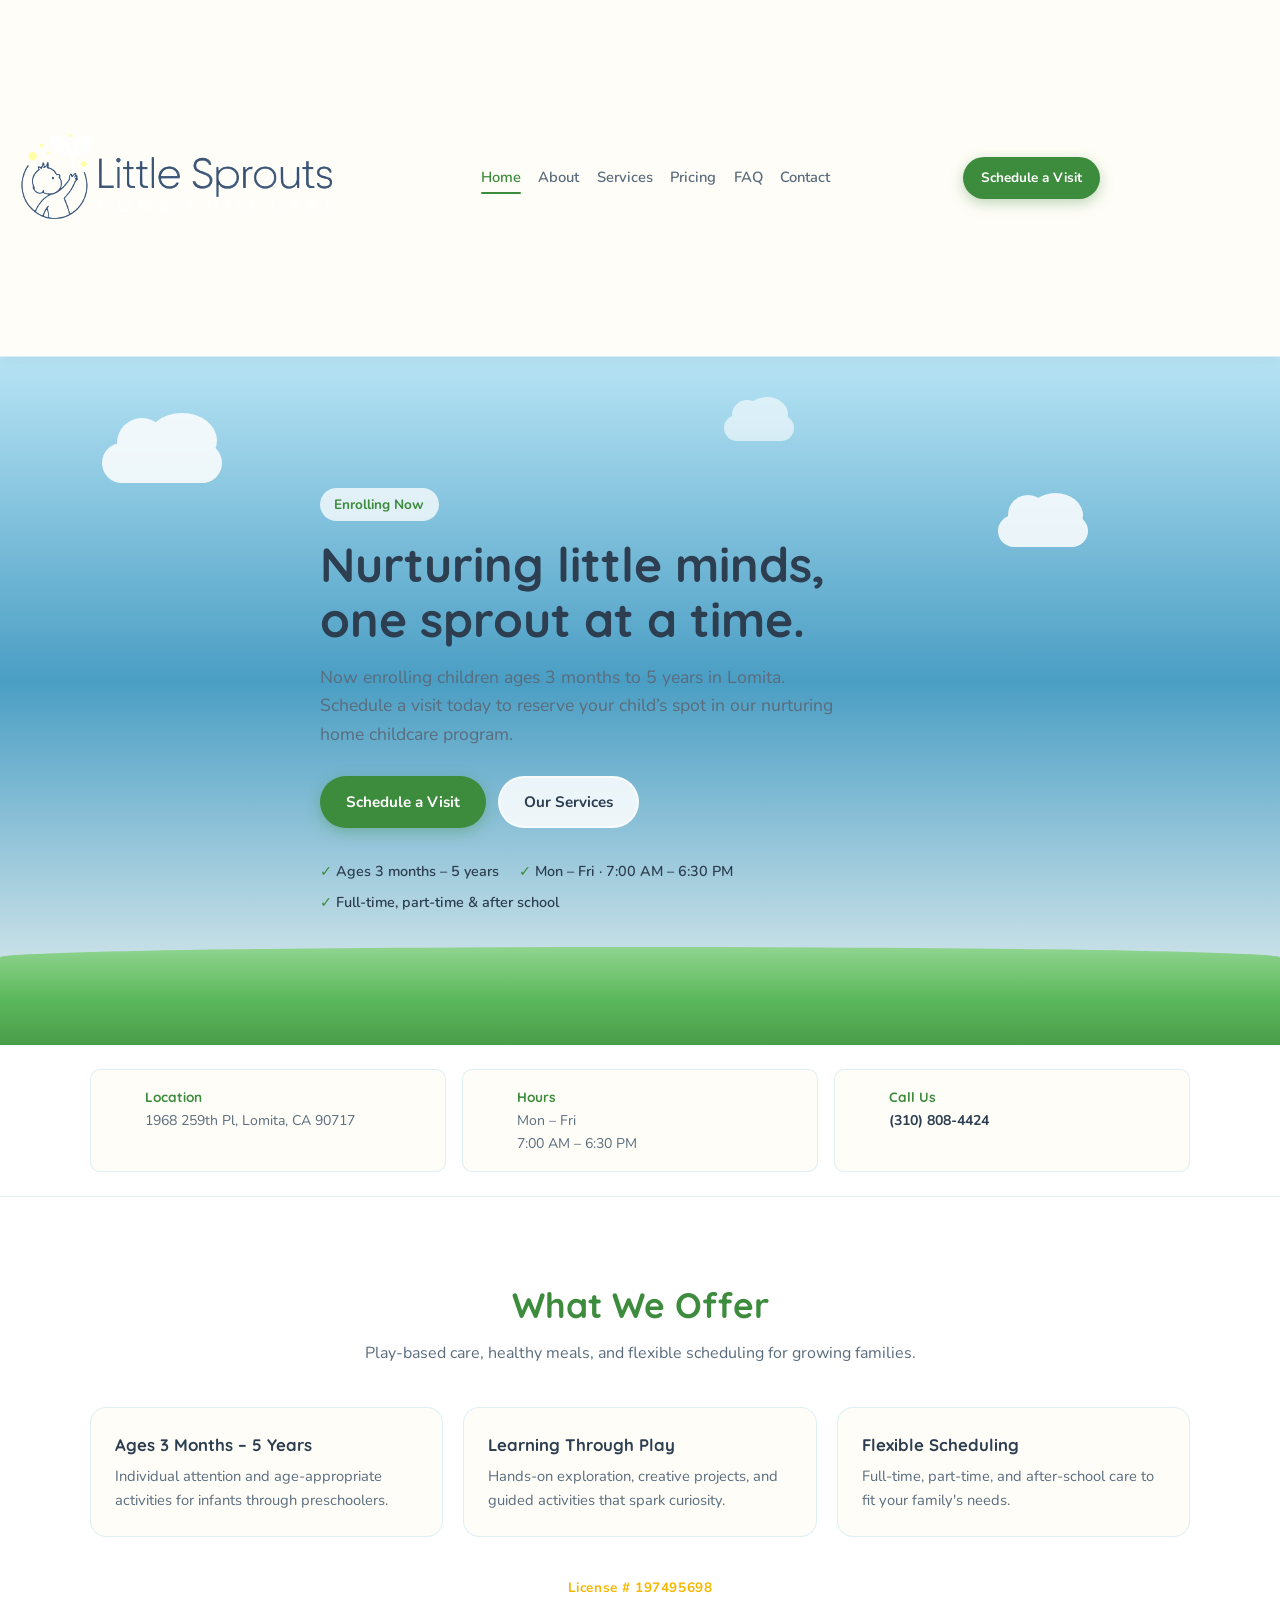
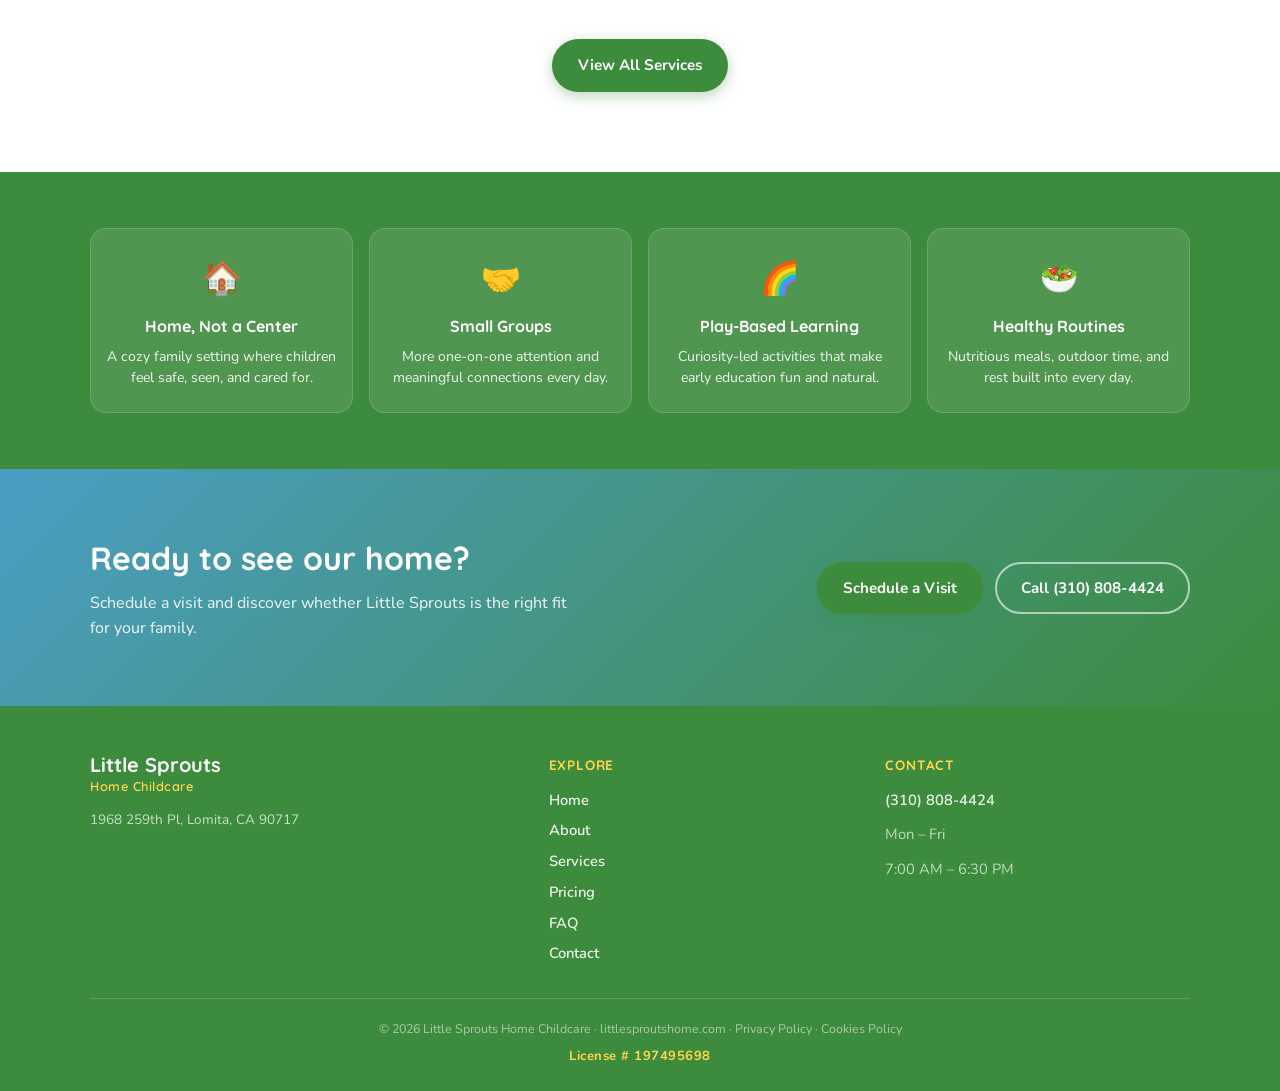
<file: index.html>
<!DOCTYPE html>
<html lang="en">
<head>
  <meta charset="UTF-8">
  <meta name="viewport" content="width=device-width, initial-scale=1.0">
  <meta name="description" content="Little Sprouts Home Childcare — nurturing home-based childcare in Lomita, CA for ages 3 months to 5 years.">
  <meta name="theme-color" content="#3d8b3d">
  <meta property="og:type" content="website">
  <meta property="og:url" content="https://littlesproutshome.com/">
  <meta property="og:site_name" content="Little Sprouts Home Childcare">
  <meta property="og:title" content="Little Sprouts Home Childcare | Lomita, CA">
  <meta property="og:description" content="Little Sprouts Home Childcare — nurturing home-based childcare in Lomita, CA for ages 3 months to 5 years.">
  <meta property="og:image" content="https://littlesproutshome.com/logo.jpg">
  <meta name="twitter:card" content="summary_large_image">
  <meta name="twitter:title" content="Little Sprouts Home Childcare | Lomita, CA">
  <meta name="twitter:description" content="Little Sprouts Home Childcare — nurturing home-based childcare in Lomita, CA for ages 3 months to 5 years.">
  <meta name="twitter:image" content="https://littlesproutshome.com/logo.jpg">
  <title>Little Sprouts Home Childcare | Lomita, CA</title>
  <link rel="canonical" href="https://littlesproutshome.com/">
  <link rel="icon" href="/favicon.svg" type="image/svg+xml">
  <link rel="preconnect" href="https://fonts.googleapis.com">
  <link rel="preconnect" href="https://fonts.gstatic.com" crossorigin>
  <link href="https://fonts.googleapis.com/css2?family=Nunito:wght@400;600;700;800&family=Quicksand:wght@500;600;700&display=swap" rel="stylesheet">
  <link rel="stylesheet" href="/css/styles.css">
  <script type="application/ld+json">
    {
      "@context": "https://schema.org",
      "@type": "ChildCare",
      "name": "Little Sprouts Home Childcare",
      "url": "https://littlesproutshome.com",
      "telephone": "+1-310-808-4424",
      "address": {
        "@type": "PostalAddress",
        "streetAddress": "1968 259th Pl",
        "addressLocality": "Lomita",
        "addressRegion": "CA",
        "postalCode": "90717",
        "addressCountry": "US"
      },
      "openingHoursSpecification": [{
        "@type": "OpeningHoursSpecification",
        "dayOfWeek": ["Monday", "Tuesday", "Wednesday", "Thursday", "Friday"],
        "opens": "07:00",
        "closes": "18:30"
      }]
    }
    </script>
</head>
<body>
  <a class="skip-link" href="#main-content">Skip to content</a>

  <div class="site-top">
    <div class="contact-bar">
      <div class="container contact-bar-inner">
        <a href="tel:+13108084424" class="contact-bar-link"><span aria-hidden="true">📞</span> (310) 808-4424</a>
        <div class="contact-bar-details">
          <span class="contact-bar-hours">Mon – Fri · 7:00 AM – 6:30 PM</span>
          <span class="contact-bar-license">License # 197495698</span>
        </div>
      </div>
    </div>

    <header class="site-header">
      <div class="container header-inner">
        <a href="/index.html" class="logo">
          <img src="/logo.jpg" alt="Little Sprouts Home Childcare" class="logo-img" width="320" height="110" loading="eager">
        </a>
        <button class="nav-toggle" aria-label="Open menu" aria-expanded="false">
          <span></span><span></span><span></span>
        </button>
        <nav class="site-nav" aria-label="Main">
          <a href="/index.html" data-nav="home">Home</a>
          <a href="/about.html" data-nav="about">About</a>
          <a href="/services.html" data-nav="services">Services</a>
          <a href="/pricing.html" data-nav="pricing">Pricing</a>
          <a href="/faq.html" data-nav="faq">FAQ</a>
          <a href="/contact.html" data-nav="contact">Contact</a>
        </nav>
        <a href="/contact.html" class="header-cta btn btn-small btn-primary">Schedule a Visit</a>
      </div>
    </header>
  </div>

  <main id="main-content">
    <section class="hero">
      <div class="hero-bg" aria-hidden="true">
        <div class="cloud cloud-1"></div>
        <div class="cloud cloud-2"></div>
        <div class="cloud cloud-3"></div>
        <div class="grass"></div>
      </div>
      <div class="container hero-content">
        <p class="hero-badge">Enrolling Now</p>
        <h1>Nurturing little minds,<br>one sprout at a time.</h1>
        <p class="hero-lead">
          Now enrolling children ages 3 months to 5 years in Lomita. Schedule a visit today to reserve your child’s spot in our nurturing home childcare program.
        </p>
        <div class="hero-actions">
          <a href="/contact.html" class="btn btn-primary">Schedule a Visit</a>
          <a href="/services.html" class="btn btn-secondary">Our Services</a>
        </div>
        <ul class="hero-highlights">
          <li>Ages 3 months – 5 years</li>
          <li>Mon – Fri · 7:00 AM – 6:30 PM</li>
          <li>Full-time, part-time &amp; after school</li>
        </ul>
      </div>
      <!-- Decorative illustrations removed for a more professional look -->
    </section>

    <section class="info-strip" aria-label="Quick information">
      <div class="container info-strip-grid">
        <div class="info-strip-item">
          <span class="info-strip-icon" aria-hidden="true"></span>
          <div>
            <strong>Location</strong>
            <p>1968 259th Pl, Lomita, CA 90717</p>
          </div>
        </div>
        <div class="info-strip-item">
          <span class="info-strip-icon" aria-hidden="true"></span>
          <div>
            <strong>Hours</strong>
            <p>Mon – Fri</p><p>7:00 AM – 6:30 PM</p>
          </div>
        </div>
        <div class="info-strip-item">
          <span class="info-strip-icon" aria-hidden="true"></span>
          <div>
            <strong>Call Us</strong>
            <p><a href="tel:+13108084424">(310) 808-4424</a></p>
          </div>
        </div>
      </div>
    </section>

    <section class="section services">
      <div class="container">
        <header class="section-header">
          <h2>What We Offer</h2>
          <p>Play-based care, healthy meals, and flexible scheduling for growing families.</p>
        </header>
        <div class="card-grid">
          <article class="card reveal">
            <h3>Ages 3 Months – 5 Years</h3>
            <p>Individual attention and age-appropriate activities for infants through preschoolers.</p>
          </article>
          <article class="card reveal">
            <h3>Learning Through Play</h3>
            <p>Hands-on exploration, creative projects, and guided activities that spark curiosity.</p>
          </article>
          <article class="card reveal">
            <h3>Flexible Scheduling</h3>
            <p>Full-time, part-time, and after-school care to fit your family's needs.</p>
          </article>
        </div>
        <p class="section-license">License # 197495698</p>
        <div class="section-cta">
          <a href="/services.html" class="btn btn-primary">View All Services</a>
        </div>
      </div>
    </section>

    <section class="why-choose">
      <div class="container why-choose-grid">
        <article class="why-card reveal">
          <span aria-hidden="true">🏠</span>
          <h3>Home, Not a Center</h3>
          <p>A cozy family setting where children feel safe, seen, and cared for.</p>
        </article>
        <article class="why-card reveal">
          <span aria-hidden="true">🤝</span>
          <h3>Small Groups</h3>
          <p>More one-on-one attention and meaningful connections every day.</p>
        </article>
        <article class="why-card reveal">
          <span aria-hidden="true">🌈</span>
          <h3>Play-Based Learning</h3>
          <p>Curiosity-led activities that make early education fun and natural.</p>
        </article>
        <article class="why-card reveal">
          <span aria-hidden="true">🥗</span>
          <h3>Healthy Routines</h3>
          <p>Nutritious meals, outdoor time, and rest built into every day.</p>
        </article>
      </div>
    </section>

    <section class="cta-banner">
      <div class="container cta-banner-inner reveal">
        <div>
          <h2>Ready to see our home?</h2>
          <p>Schedule a visit and discover whether Little Sprouts is the right fit for your family.</p>
        </div>
        <div class="cta-banner-actions">
          <a href="/contact.html" class="btn btn-primary">Schedule a Visit</a>
          <a href="tel:+13108084424" class="btn btn-secondary">Call (310) 808-4424</a>
        </div>
      </div>
    </section>
  </main>

  <footer class="site-footer">
    <div class="container footer-grid">
      <div class="footer-brand">
        <span class="logo-main">Little Sprouts</span>
        <span class="logo-sub">Home Childcare</span>
        <p>1968 259th Pl, Lomita, CA 90717</p>
      </div>
      <nav class="footer-nav" aria-label="Footer"><strong>Explore</strong><a href="/index.html">Home</a><a href="/about.html">About</a><a href="/services.html">Services</a><a href="/pricing.html">Pricing</a><a href="/faq.html">FAQ</a><a href="/contact.html">Contact</a></nav>
      <div class="footer-contact">
        <strong>Contact</strong>
        <a href="tel:+13108084424">(310) 808-4424</a>
        <p>Mon – Fri</p><p>7:00 AM – 6:30 PM</p>
      </div>
    </div>
    <div class="container footer-bottom">
      <p class="footer-copy">&copy; <span id="year"></span> Little Sprouts Home Childcare · <a href="https://littlesproutshome.com">littlesproutshome.com</a> · <a href="/privacy.html">Privacy Policy</a> · <a href="/cookies.html">Cookies Policy</a></p>
      <p class="footer-license">License # 197495698</p>
    </div>
  </footer>

  <button type="button" class="back-to-top" id="back-to-top" aria-label="Back to top">↑</button>
  <script src="/js/main.js" defer></script>
</body>
</html>
</file>
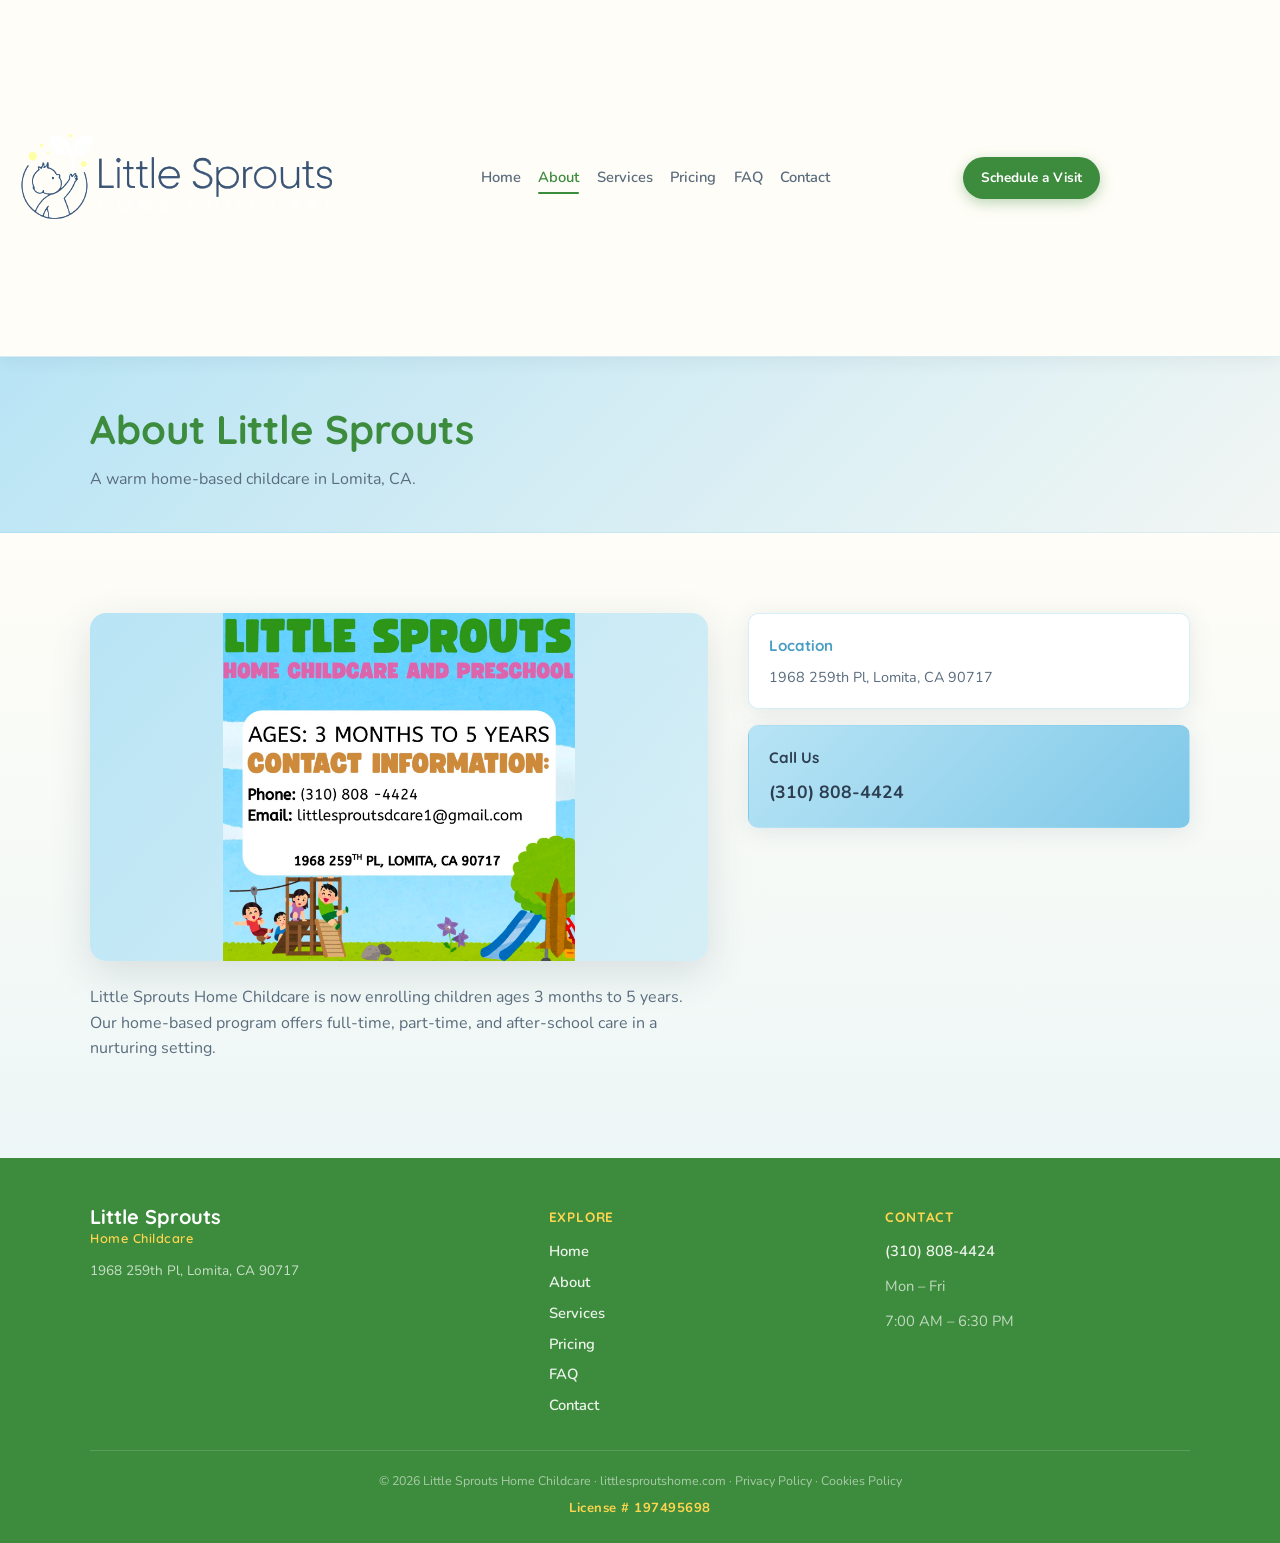
<file: about.html>
<!DOCTYPE html>
<html lang="en">
<head>
  <meta charset="UTF-8">
  <meta name="viewport" content="width=device-width, initial-scale=1.0">
  <meta name="description" content="About Little Sprouts Home Childcare — a licensed family childcare home in Lomita, CA.">
  <meta name="theme-color" content="#3d8b3d">
  <meta property="og:type" content="website">
  <meta property="og:url" content="https://littlesproutshome.com/about.html">
  <meta property="og:site_name" content="Little Sprouts Home Childcare">
  <meta property="og:title" content="About | Little Sprouts Home Childcare">
  <meta property="og:description" content="About Little Sprouts Home Childcare — a licensed family childcare home in Lomita, CA.">
  <meta property="og:image" content="https://littlesproutshome.com/logo.jpg">
  <meta name="twitter:card" content="summary_large_image">
  <meta name="twitter:title" content="About | Little Sprouts Home Childcare">
  <meta name="twitter:description" content="About Little Sprouts Home Childcare — a licensed family childcare home in Lomita, CA.">
  <meta name="twitter:image" content="https://littlesproutshome.com/logo.jpg">
  <title>About | Little Sprouts Home Childcare</title>
  <link rel="canonical" href="https://littlesproutshome.com/about.html">
  <link rel="icon" href="/favicon.svg" type="image/svg+xml">
  <link rel="preconnect" href="https://fonts.googleapis.com">
  <link rel="preconnect" href="https://fonts.gstatic.com" crossorigin>
  <link href="https://fonts.googleapis.com/css2?family=Nunito:wght@400;600;700;800&family=Quicksand:wght@500;600;700&display=swap" rel="stylesheet">
  <link rel="stylesheet" href="/css/styles.css">
</head>
<body>
  <a class="skip-link" href="#main-content">Skip to content</a>
  <div class="site-top">
    <div class="contact-bar">
      <div class="container contact-bar-inner">
        <a href="tel:+13108084424" class="contact-bar-link"><span aria-hidden="true">📞</span> (310) 808-4424</a>
        <div class="contact-bar-details">
          <span class="contact-bar-hours">Mon – Fri · 7:00 AM – 6:30 PM</span>
          <span class="contact-bar-license">License # 197495698</span>
        </div>
      </div>
    </div>
    <header class="site-header">
      <div class="container header-inner">
        <a href="/index.html" class="logo"><img src="/logo.jpg" alt="Little Sprouts Home Childcare" class="logo-img" width="320" height="110" loading="eager"></a>
        <button class="nav-toggle" aria-label="Open menu" aria-expanded="false"><span></span><span></span><span></span></button>
        <nav class="site-nav" aria-label="Main">
          <a href="/index.html" data-nav="home">Home</a>
          <a href="/about.html" data-nav="about">About</a>
          <a href="/services.html" data-nav="services">Services</a>
          <a href="/pricing.html" data-nav="pricing">Pricing</a>
          <a href="/faq.html" data-nav="faq">FAQ</a>
          <a href="/contact.html" data-nav="contact">Contact</a>
        </nav>
        <a href="/contact.html" class="header-cta btn btn-small btn-primary">Schedule a Visit</a>
      </div>
    </header>
  </div>

  <main id="main-content">
    <section class="page-hero">
      <div class="container">
        <h1>About Little Sprouts</h1>
        <p>A warm home-based childcare in Lomita, CA.</p>
      </div>
    </section>

    <section class="section about">
      <div class="container about-grid">
        <div class="about-content">
          <img src="/images/WhatsApp Image 2026-07-21 at 06.16.35.jpeg" alt="Childcare home environment" class="about-image" loading="lazy">
          <p>
            Little Sprouts Home Childcare is now enrolling children ages 3 months to 5 years.
            Our home-based program offers full-time, part-time, and after-school care in a nurturing setting.
          </p>
        </div>
        <div class="about-aside">
          <div class="info-box">
            <h3>Location</h3>
            <address>1968 259th Pl, Lomita, CA 90717</address>
          </div>
          <div class="info-box info-box-accent">
            <h3>Call Us</h3>
            <a href="tel:+13108084424" class="contact-value" style="font-size: 1.1rem; font-weight: 700; color: var(--ink);">(310) 808-4424</a>
          </div>
        </div>
      </div>
    </section>
  </main>

  <footer class="site-footer">
    <div class="container footer-grid">
      <div class="footer-brand"><span class="logo-main">Little Sprouts</span><span class="logo-sub">Home Childcare</span><p>1968 259th Pl, Lomita, CA 90717</p></div>
      <nav class="footer-nav" aria-label="Footer"><strong>Explore</strong><a href="/index.html">Home</a><a href="/about.html">About</a><a href="/services.html">Services</a><a href="/pricing.html">Pricing</a><a href="/faq.html">FAQ</a><a href="/contact.html">Contact</a></nav>
      <div class="footer-contact"><strong>Contact</strong><a href="tel:+13108084424">(310) 808-4424</a><p>Mon – Fri</p><p>7:00 AM – 6:30 PM</p></div>
    </div>
    <div class="container footer-bottom"><p class="footer-copy">&copy; <span id="year"></span> Little Sprouts Home Childcare · <a href="https://littlesproutshome.com">littlesproutshome.com</a> · <a href="/privacy.html">Privacy Policy</a> · <a href="/cookies.html">Cookies Policy</a></p><p class="footer-license">License # 197495698</p></div>
  </footer>
  <button type="button" class="back-to-top" id="back-to-top" aria-label="Back to top">↑</button>
  <script src="/js/main.js" defer></script>
</body>
</html>
</file>
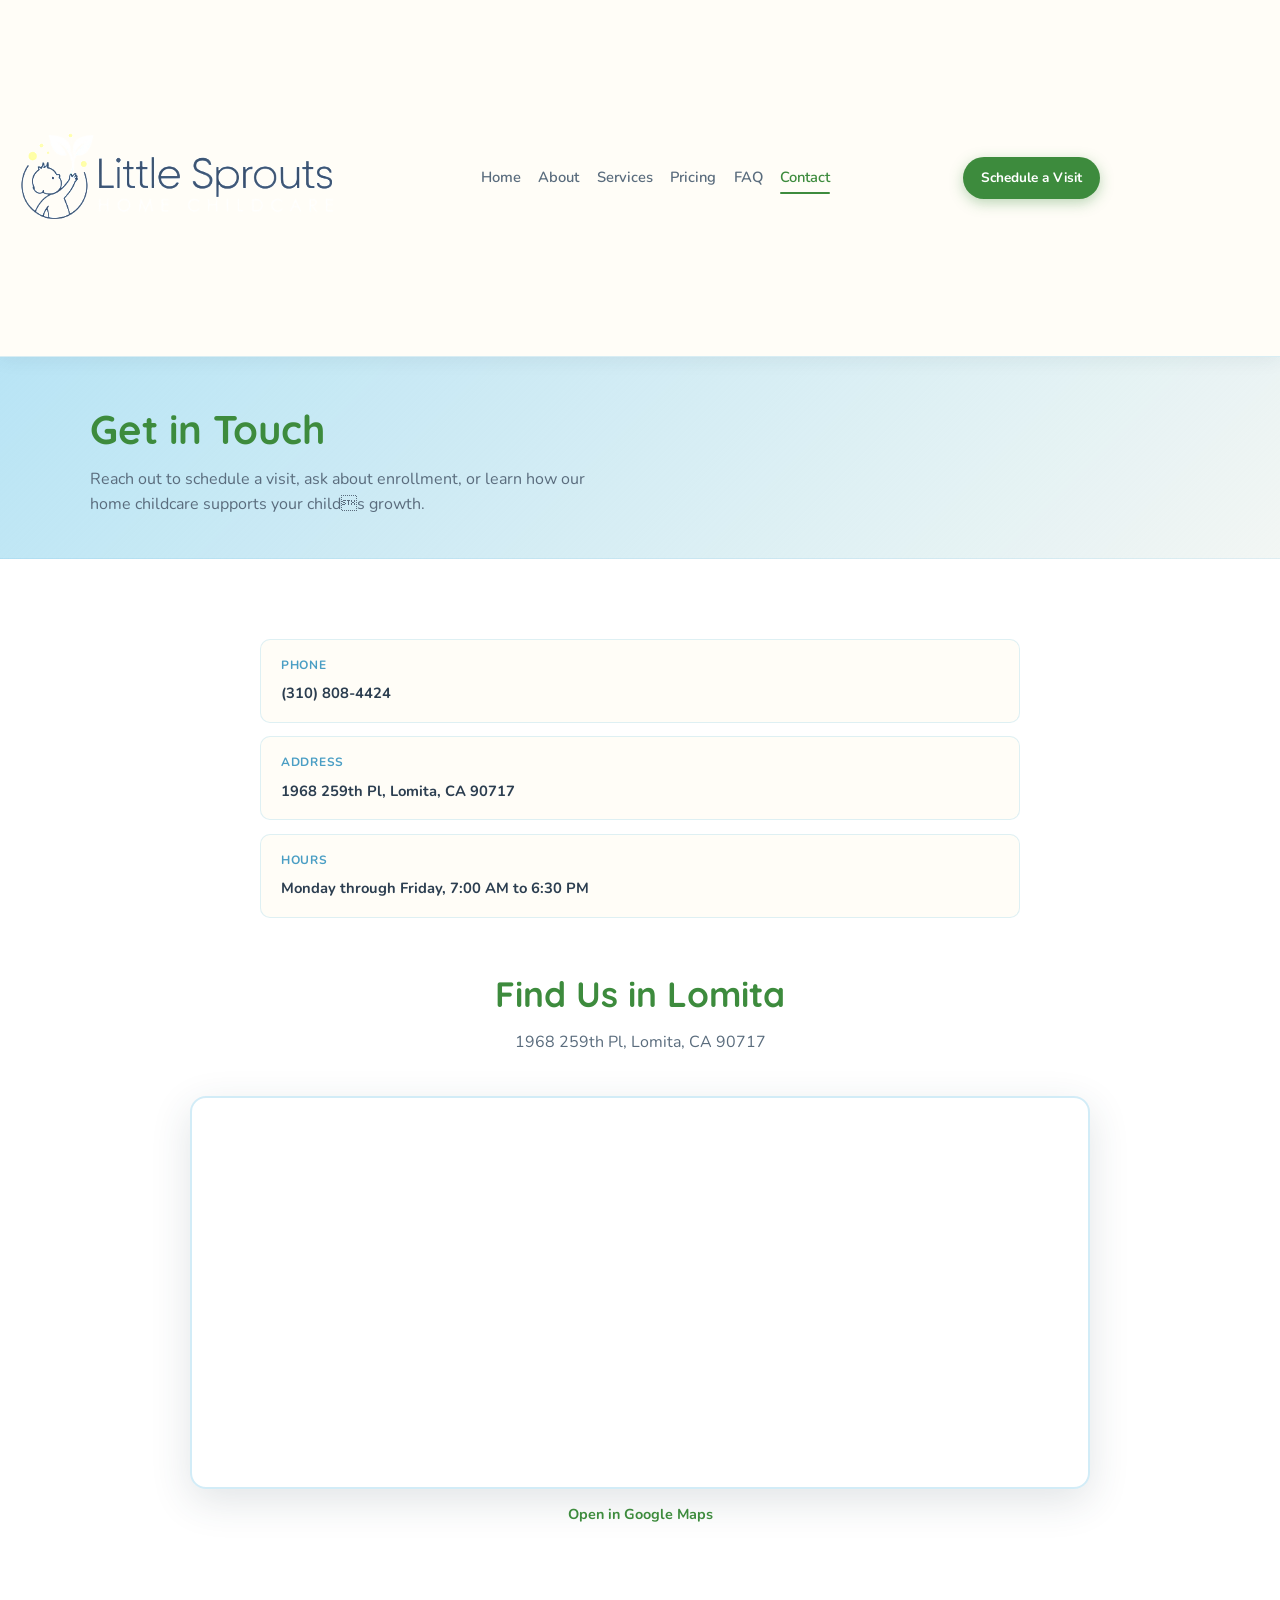
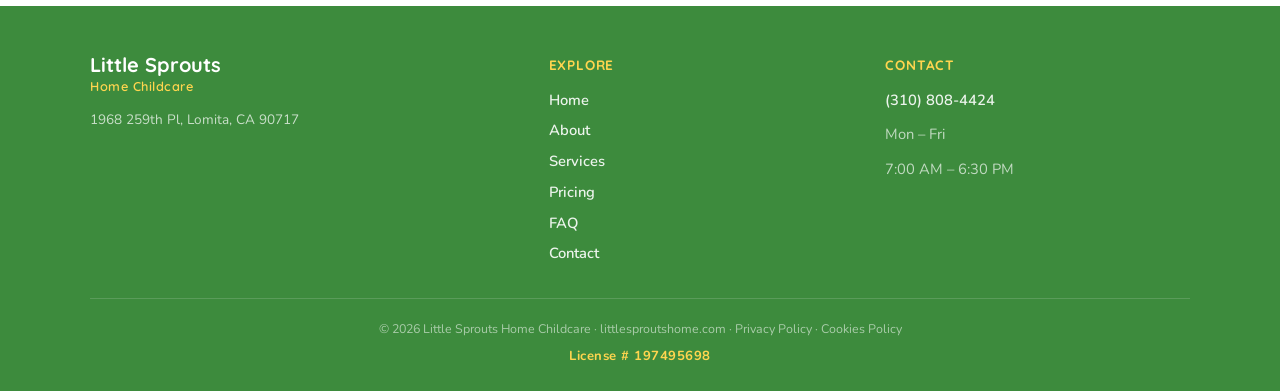
<file: contact.html>
<!DOCTYPE html>
<html lang="en">
<head>
  <meta charset="UTF-8">
  <meta name="viewport" content="width=device-width, initial-scale=1.0">
  <meta name="description" content="Contact Little Sprouts Home Childcare in Lomita, CA — schedule a visit or ask about enrollment.">
  <meta name="theme-color" content="#3d8b3d">
  <meta property="og:type" content="website">
  <meta property="og:url" content="https://littlesproutshome.com/contact.html">
  <meta property="og:site_name" content="Little Sprouts Home Childcare">
  <meta property="og:title" content="Contact | Little Sprouts Home Childcare">
  <meta property="og:description" content="Contact Little Sprouts Home Childcare in Lomita, CA — schedule a visit or ask about enrollment.">
  <meta property="og:image" content="https://littlesproutshome.com/logo.jpg">
  <meta name="twitter:card" content="summary_large_image">
  <meta name="twitter:title" content="Contact | Little Sprouts Home Childcare">
  <meta name="twitter:description" content="Contact Little Sprouts Home Childcare in Lomita, CA — schedule a visit or ask about enrollment.">
  <meta name="twitter:image" content="https://littlesproutshome.com/logo.jpg">
  <title>Contact | Little Sprouts Home Childcare</title>
  <link rel="canonical" href="https://littlesproutshome.com/contact.html">
  <link rel="icon" href="/favicon.svg" type="image/svg+xml">
  <link rel="preconnect" href="https://fonts.googleapis.com">
  <link rel="preconnect" href="https://fonts.gstatic.com" crossorigin>
  <link href="https://fonts.googleapis.com/css2?family=Nunito:wght@400;600;700;800&family=Quicksand:wght@500;600;700&display=swap" rel="stylesheet">
  <link rel="stylesheet" href="/css/styles.css">
</head>
<body>
  <a class="skip-link" href="#main-content">Skip to content</a>
  <div class="site-top">
    <div class="contact-bar"><div class="container contact-bar-inner"><a href="tel:+13108084424" class="contact-bar-link"><span aria-hidden="true">📞</span> (310) 808-4424</a><div class="contact-bar-details"><span class="contact-bar-hours">Mon – Fri · 7:00 AM – 6:30 PM</span><span class="contact-bar-license">License # 197495698</span></div></div></div>
    <header class="site-header"><div class="container header-inner"><a href="/index.html" class="logo"><img src="/logo.jpg" alt="Little Sprouts Home Childcare" class="logo-img" width="320" height="110"></a><button class="nav-toggle" aria-label="Open menu" aria-expanded="false"><span></span><span></span><span></span></button><nav class="site-nav" aria-label="Main">
          <a href="/index.html" data-nav="home">Home</a>
          <a href="/about.html" data-nav="about">About</a>
          <a href="/services.html" data-nav="services">Services</a>
          <a href="/pricing.html" data-nav="pricing">Pricing</a>
          <a href="/faq.html" data-nav="faq">FAQ</a>
          <a href="/contact.html" data-nav="contact">Contact</a>
        </nav><a href="/contact.html" class="header-cta btn btn-small btn-primary">Schedule a Visit</a></div></header>
  </div>

  <main id="main-content">
    <section class="page-hero"><div class="container"><h1>Get in Touch</h1><p>Reach out to schedule a visit, ask about enrollment, or learn how our home childcare supports your childs growth.</p></div></section>

    <section class="section contact">
      <div class="container">
        <div class="contact-methods-centered">
          <a href="tel:+13108084424" class="contact-method-large"><span class="contact-label">Phone</span><span class="contact-value">(310) 808-4424</span></a>
          <div class="contact-method-large"><span class="contact-label">Address</span><span class="contact-value">1968 259th Pl, Lomita, CA 90717</span></div>
          <div class="contact-method-large"><span class="contact-label">Hours</span><span class="contact-value">Monday through Friday, 7:00 AM to 6:30 PM</span></div>
        </div>
      </div>

      <div class="container map-section reveal">
        <header class="section-header"><h2>Find Us in Lomita</h2><p>1968 259th Pl, Lomita, CA 90717</p></header>
        <div class="map-wrap"><iframe title="Little Sprouts Home Childcare location map" src="https://maps.google.com/maps?q=1968+259th+Pl,+Lomita,+CA+90717&amp;output=embed" loading="lazy" referrerpolicy="no-referrer-when-downgrade" allowfullscreen></iframe></div>
        <p class="map-link"><a href="https://maps.google.com/?q=1968+259th+Pl,+Lomita,+CA+90717" target="_blank" rel="noopener noreferrer">Open in Google Maps</a></p>
      </div>
    </section>
  </main>

  <footer class="site-footer"><div class="container footer-grid"><div class="footer-brand"><span class="logo-main">Little Sprouts</span><span class="logo-sub">Home Childcare</span><p>1968 259th Pl, Lomita, CA 90717</p></div><nav class="footer-nav" aria-label="Footer"><strong>Explore</strong><a href="/index.html">Home</a><a href="/about.html">About</a><a href="/services.html">Services</a><a href="/pricing.html">Pricing</a><a href="/faq.html">FAQ</a><a href="/contact.html">Contact</a></nav><div class="footer-contact"><strong>Contact</strong><a href="tel:+13108084424">(310) 808-4424</a><p>Mon – Fri</p><p>7:00 AM – 6:30 PM</p></div></div><div class="container footer-bottom"><p class="footer-copy">&copy; <span id="year"></span> Little Sprouts Home Childcare · <a href="https://littlesproutshome.com">littlesproutshome.com</a> · <a href="/privacy.html">Privacy Policy</a> · <a href="/cookies.html">Cookies Policy</a></p><p class="footer-license">License # 197495698</p></div></footer>
  <button type="button" class="back-to-top" id="back-to-top" aria-label="Back to top">↑</button>
  <script src="/js/main.js" defer></script>
</body>
</html>
</file>
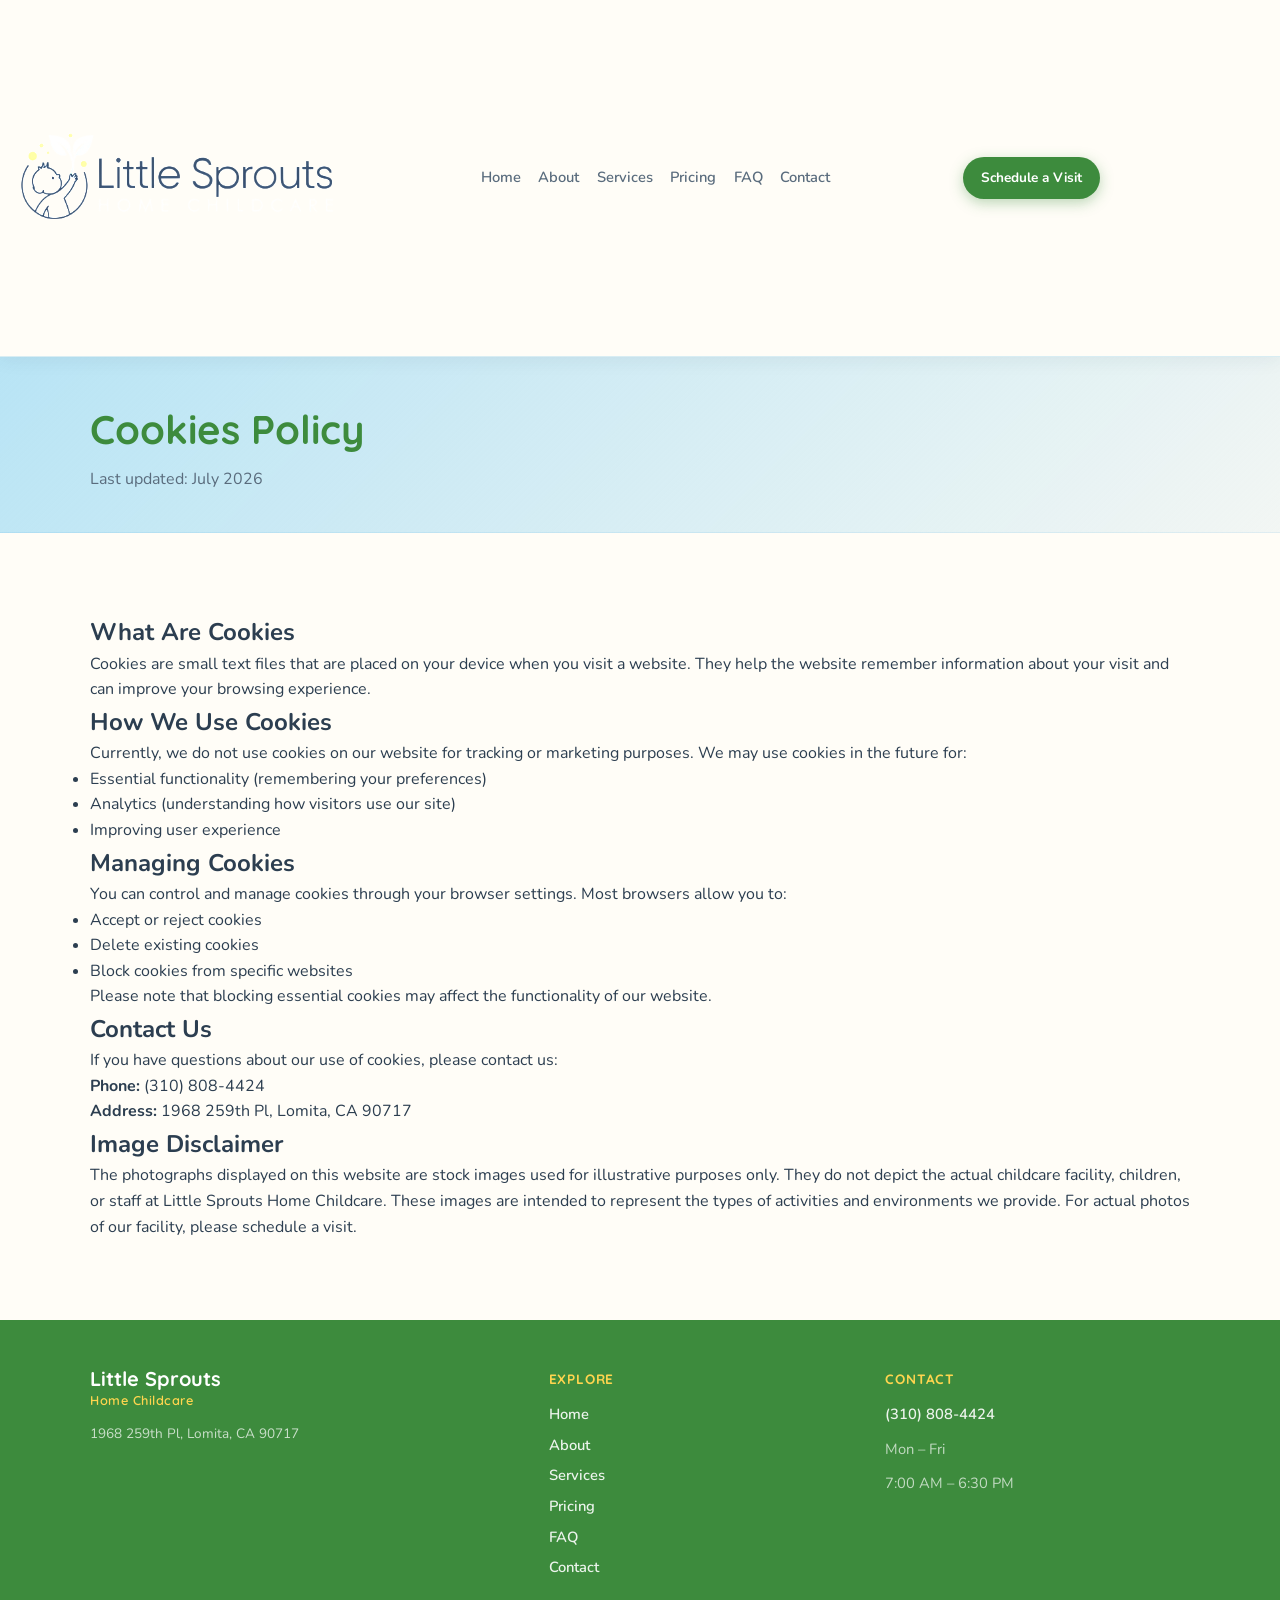
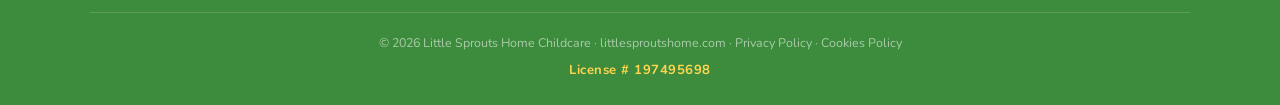
<file: cookies.html>
<!DOCTYPE html>
<html lang="en">
<head>
  <meta charset="UTF-8">
  <meta name="viewport" content="width=device-width, initial-scale=1.0">
  <meta name="description" content="Cookies Policy for Little Sprouts Home Childcare in Lomita, CA.">
  <meta name="theme-color" content="#3d8b3d">
  <meta property="og:type" content="website">
  <meta property="og:url" content="https://littlesproutshome.com/cookies.html">
  <meta property="og:site_name" content="Little Sprouts Home Childcare">
  <meta property="og:title" content="Cookies Policy | Little Sprouts Home Childcare">
  <meta property="og:description" content="Cookies Policy for Little Sprouts Home Childcare in Lomita, CA.">
  <meta property="og:image" content="https://littlesproutshome.com/logo.jpg">
  <meta name="twitter:card" content="summary_large_image">
  <meta name="twitter:title" content="Cookies Policy | Little Sprouts Home Childcare">
  <meta name="twitter:description" content="Cookies Policy for Little Sprouts Home Childcare in Lomita, CA.">
  <meta name="twitter:image" content="https://littlesproutshome.com/logo.jpg">
  <title>Cookies Policy | Little Sprouts Home Childcare</title>
  <link rel="canonical" href="https://littlesproutshome.com/cookies.html">
  <link rel="icon" href="/favicon.svg" type="image/svg+xml">
  <link rel="preconnect" href="https://fonts.googleapis.com">
  <link rel="preconnect" href="https://fonts.gstatic.com" crossorigin>
  <link href="https://fonts.googleapis.com/css2?family=Nunito:wght@400;600;700;800&family=Quicksand:wght@500;600;700&display=swap" rel="stylesheet">
  <link rel="stylesheet" href="/css/styles.css">
</head>
<body>
  <a class="skip-link" href="#main-content">Skip to content</a>
  <div class="site-top">
    <div class="contact-bar"><div class="container contact-bar-inner"><a href="tel:+13108084424" class="contact-bar-link"><span aria-hidden="true">📞</span> (310) 808-4424</a><div class="contact-bar-details"><span class="contact-bar-hours">Mon – Fri · 7:00 AM – 6:30 PM</span><span class="contact-bar-license">License # 197495698</span></div></div></div>
    <header class="site-header"><div class="container header-inner"><a href="/index.html" class="logo"><img src="/logo.jpg" alt="Little Sprouts Home Childcare" class="logo-img" width="320" height="110"></a><button class="nav-toggle" aria-label="Open menu" aria-expanded="false"><span></span><span></span><span></span></button><nav class="site-nav" aria-label="Main">
          <a href="/index.html" data-nav="home">Home</a>
          <a href="/about.html" data-nav="about">About</a>
          <a href="/services.html" data-nav="services">Services</a>
          <a href="/pricing.html" data-nav="pricing">Pricing</a>
          <a href="/faq.html" data-nav="faq">FAQ</a>
          <a href="/contact.html" data-nav="contact">Contact</a>
        </nav><a href="/contact.html" class="header-cta btn btn-small btn-primary">Schedule a Visit</a></div></header>
  </div>

  <main id="main-content">
    <section class="page-hero"><div class="container"><h1>Cookies Policy</h1><p>Last updated: July 2026</p></div></section>
    <section class="section">
      <div class="container">
        <div class="policy-content">
          <h2>What Are Cookies</h2>
          <p>Cookies are small text files that are placed on your device when you visit a website. They help the website remember information about your visit and can improve your browsing experience.</p>

          <h2>How We Use Cookies</h2>
          <p>Currently, we do not use cookies on our website for tracking or marketing purposes. We may use cookies in the future for:</p>
          <ul>
            <li>Essential functionality (remembering your preferences)</li>
            <li>Analytics (understanding how visitors use our site)</li>
            <li>Improving user experience</li>
          </ul>

          <h2>Managing Cookies</h2>
          <p>You can control and manage cookies through your browser settings. Most browsers allow you to:</p>
          <ul>
            <li>Accept or reject cookies</li>
            <li>Delete existing cookies</li>
            <li>Block cookies from specific websites</li>
          </ul>
          <p>Please note that blocking essential cookies may affect the functionality of our website.</p>

          <h2>Contact Us</h2>
          <p>If you have questions about our use of cookies, please contact us:</p>
          <p>
            <strong>Phone:</strong> (310) 808-4424<br>
            <strong>Address:</strong> 1968 259th Pl, Lomita, CA 90717
          </p>

          <h2>Image Disclaimer</h2>
          <p>The photographs displayed on this website are stock images used for illustrative purposes only. They do not depict the actual childcare facility, children, or staff at Little Sprouts Home Childcare. These images are intended to represent the types of activities and environments we provide. For actual photos of our facility, please schedule a visit.</p>
        </div>
      </div>
    </section>
  </main>

  <footer class="site-footer"><div class="container footer-grid"><div class="footer-brand"><span class="logo-main">Little Sprouts</span><span class="logo-sub">Home Childcare</span><p>1968 259th Pl, Lomita, CA 90717</p></div><nav class="footer-nav" aria-label="Footer"><strong>Explore</strong><a href="/index.html">Home</a><a href="/about.html">About</a><a href="/services.html">Services</a><a href="/pricing.html">Pricing</a><a href="/faq.html">FAQ</a><a href="/contact.html">Contact</a></nav><div class="footer-contact"><strong>Contact</strong><a href="tel:+13108084424">(310) 808-4424</a><p>Mon – Fri</p><p>7:00 AM – 6:30 PM</p></div></div><div class="container footer-bottom"><p class="footer-copy">&copy; <span id="year"></span> Little Sprouts Home Childcare · <a href="https://littlesproutshome.com">littlesproutshome.com</a> · <a href="/privacy.html">Privacy Policy</a> · <a href="/cookies.html">Cookies Policy</a></p><p class="footer-license">License # 197495698</p></div></footer>
  <button type="button" class="back-to-top" id="back-to-top" aria-label="Back to top">↑</button>
  <script src="/js/main.js" defer></script>
</body>
</html>
</file>
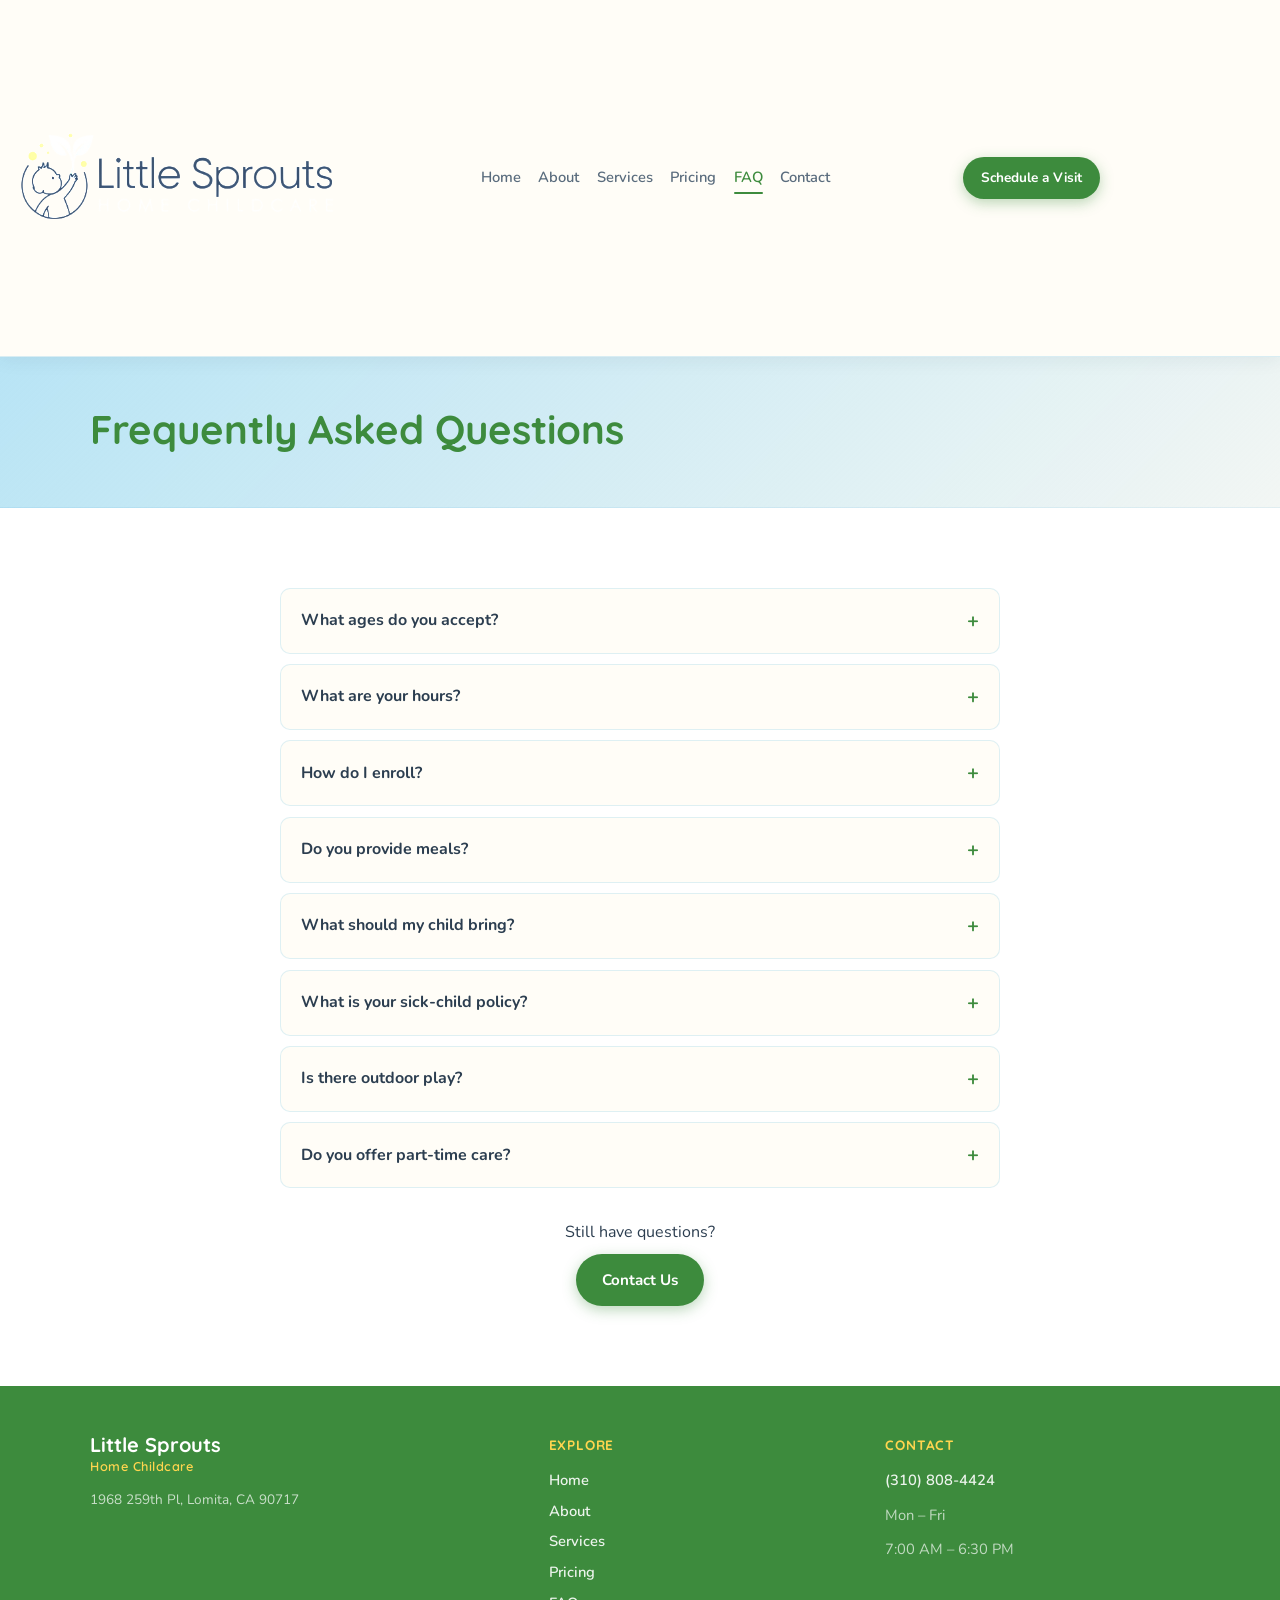
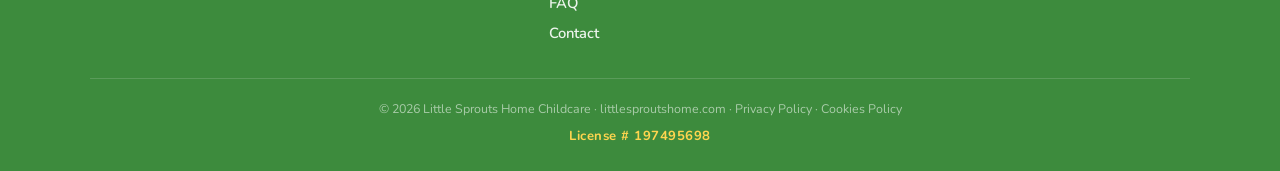
<file: faq.html>
<!DOCTYPE html>
<html lang="en">
<head>
  <meta charset="UTF-8">
  <meta name="viewport" content="width=device-width, initial-scale=1.0">
  <meta name="description" content="Frequently asked questions about Little Sprouts Home Childcare in Lomita, CA.">
  <meta name="theme-color" content="#3d8b3d">
  <meta property="og:type" content="website">
  <meta property="og:url" content="https://littlesproutshome.com/faq.html">
  <meta property="og:site_name" content="Little Sprouts Home Childcare">
  <meta property="og:title" content="FAQ | Little Sprouts Home Childcare">
  <meta property="og:description" content="Frequently asked questions about Little Sprouts Home Childcare in Lomita, CA.">
  <meta property="og:image" content="https://littlesproutshome.com/logo.jpg">
  <meta name="twitter:card" content="summary_large_image">
  <meta name="twitter:title" content="FAQ | Little Sprouts Home Childcare">
  <meta name="twitter:description" content="Frequently asked questions about Little Sprouts Home Childcare in Lomita, CA.">
  <meta name="twitter:image" content="https://littlesproutshome.com/logo.jpg">
  <title>FAQ | Little Sprouts Home Childcare</title>
  <link rel="canonical" href="https://littlesproutshome.com/faq.html">
  <link rel="icon" href="/favicon.svg" type="image/svg+xml">
  <link rel="preconnect" href="https://fonts.googleapis.com">
  <link rel="preconnect" href="https://fonts.gstatic.com" crossorigin>
  <link href="https://fonts.googleapis.com/css2?family=Nunito:wght@400;600;700;800&family=Quicksand:wght@500;600;700&display=swap" rel="stylesheet">
  <link rel="stylesheet" href="/css/styles.css">
</head>
<body>
  <a class="skip-link" href="#main-content">Skip to content</a>
  <div class="site-top">
    <div class="contact-bar"><div class="container contact-bar-inner"><a href="tel:+13108084424" class="contact-bar-link"><span aria-hidden="true">📞</span> (310) 808-4424</a><div class="contact-bar-details"><span class="contact-bar-hours">Mon – Fri · 7:00 AM – 6:30 PM</span><span class="contact-bar-license">License # 197495698</span></div></div></div>
    <header class="site-header"><div class="container header-inner"><a href="/index.html" class="logo"><img src="/logo.jpg" alt="Little Sprouts Home Childcare" class="logo-img" width="320" height="110"></a><button class="nav-toggle" aria-label="Open menu" aria-expanded="false"><span></span><span></span><span></span></button><nav class="site-nav" aria-label="Main">
          <a href="/index.html" data-nav="home">Home</a>
          <a href="/about.html" data-nav="about">About</a>
          <a href="/services.html" data-nav="services">Services</a>
          <a href="/pricing.html" data-nav="pricing">Pricing</a>
          <a href="/faq.html" data-nav="faq">FAQ</a>
          <a href="/contact.html" data-nav="contact">Contact</a>
        </nav><a href="/contact.html" class="header-cta btn btn-small btn-primary">Schedule a Visit</a></div></header>
  </div>

  <main id="main-content">
    <section class="page-hero"><div class="container"><h1>Frequently Asked Questions</h1></div></section>
    <section class="section faq">
      <div class="container">
        <div class="faq-list">
          <details class="faq-item"><summary>What ages do you accept?</summary><p>We welcome children from 3 months to 5 years old. Please contact us to discuss your child's individual needs.</p></details>
          <details class="faq-item"><summary>What are your hours?</summary><p>Our hours are Monday through Friday, 7:00 AM to 6:30 PM. Reach out to confirm current availability.</p></details>
          <details class="faq-item"><summary>How do I enroll?</summary><p>Start by contacting us to schedule a visit and learn about enrollment options.</p></details>
          <details class="faq-item"><summary>Do you provide meals?</summary><p>Yes. We provide healthy meals and snacks, and we can discuss dietary preferences during your visit.</p></details>
          <details class="faq-item"><summary>What should my child bring?</summary><p>We provide a suggested list based on your child's age and routine. Contact us for guidance.</p></details>
          <details class="faq-item"><summary>What is your sick-child policy?</summary><p>We follow a thoughtful approach to wellness and ask families to keep children home when they are ill to protect everyone.</p></details>
          <details class="faq-item"><summary>Is there outdoor play?</summary><p>Yes. When weather permits, children enjoy structured outdoor time each day.</p></details>
          <details class="faq-item"><summary>Do you offer part-time care?</summary><p>Yes. We offer full-time, part-time, and after-school care based on current openings.</p></details>
        </div>
        <div class="section-cta"><p>Still have questions?</p><a href="/contact.html" class="btn btn-primary">Contact Us</a></div>
      </div>
    </section>
  </main>

  <footer class="site-footer"><div class="container footer-grid"><div class="footer-brand"><span class="logo-main">Little Sprouts</span><span class="logo-sub">Home Childcare</span><p>1968 259th Pl, Lomita, CA 90717</p></div><nav class="footer-nav" aria-label="Footer"><strong>Explore</strong><a href="/index.html">Home</a><a href="/about.html">About</a><a href="/services.html">Services</a><a href="/pricing.html">Pricing</a><a href="/faq.html">FAQ</a><a href="/contact.html">Contact</a></nav><div class="footer-contact"><strong>Contact</strong><a href="tel:+13108084424">(310) 808-4424</a><p>Mon – Fri</p><p>7:00 AM – 6:30 PM</p></div></div><div class="container footer-bottom"><p class="footer-copy">&copy; <span id="year"></span> Little Sprouts Home Childcare · <a href="https://littlesproutshome.com">littlesproutshome.com</a> · <a href="/privacy.html">Privacy Policy</a> · <a href="/cookies.html">Cookies Policy</a></p><p class="footer-license">License # 197495698</p></div></footer>
  <button type="button" class="back-to-top" id="back-to-top" aria-label="Back to top">↑</button>
  <script src="/js/main.js" defer></script>
</body>
</html>
</file>
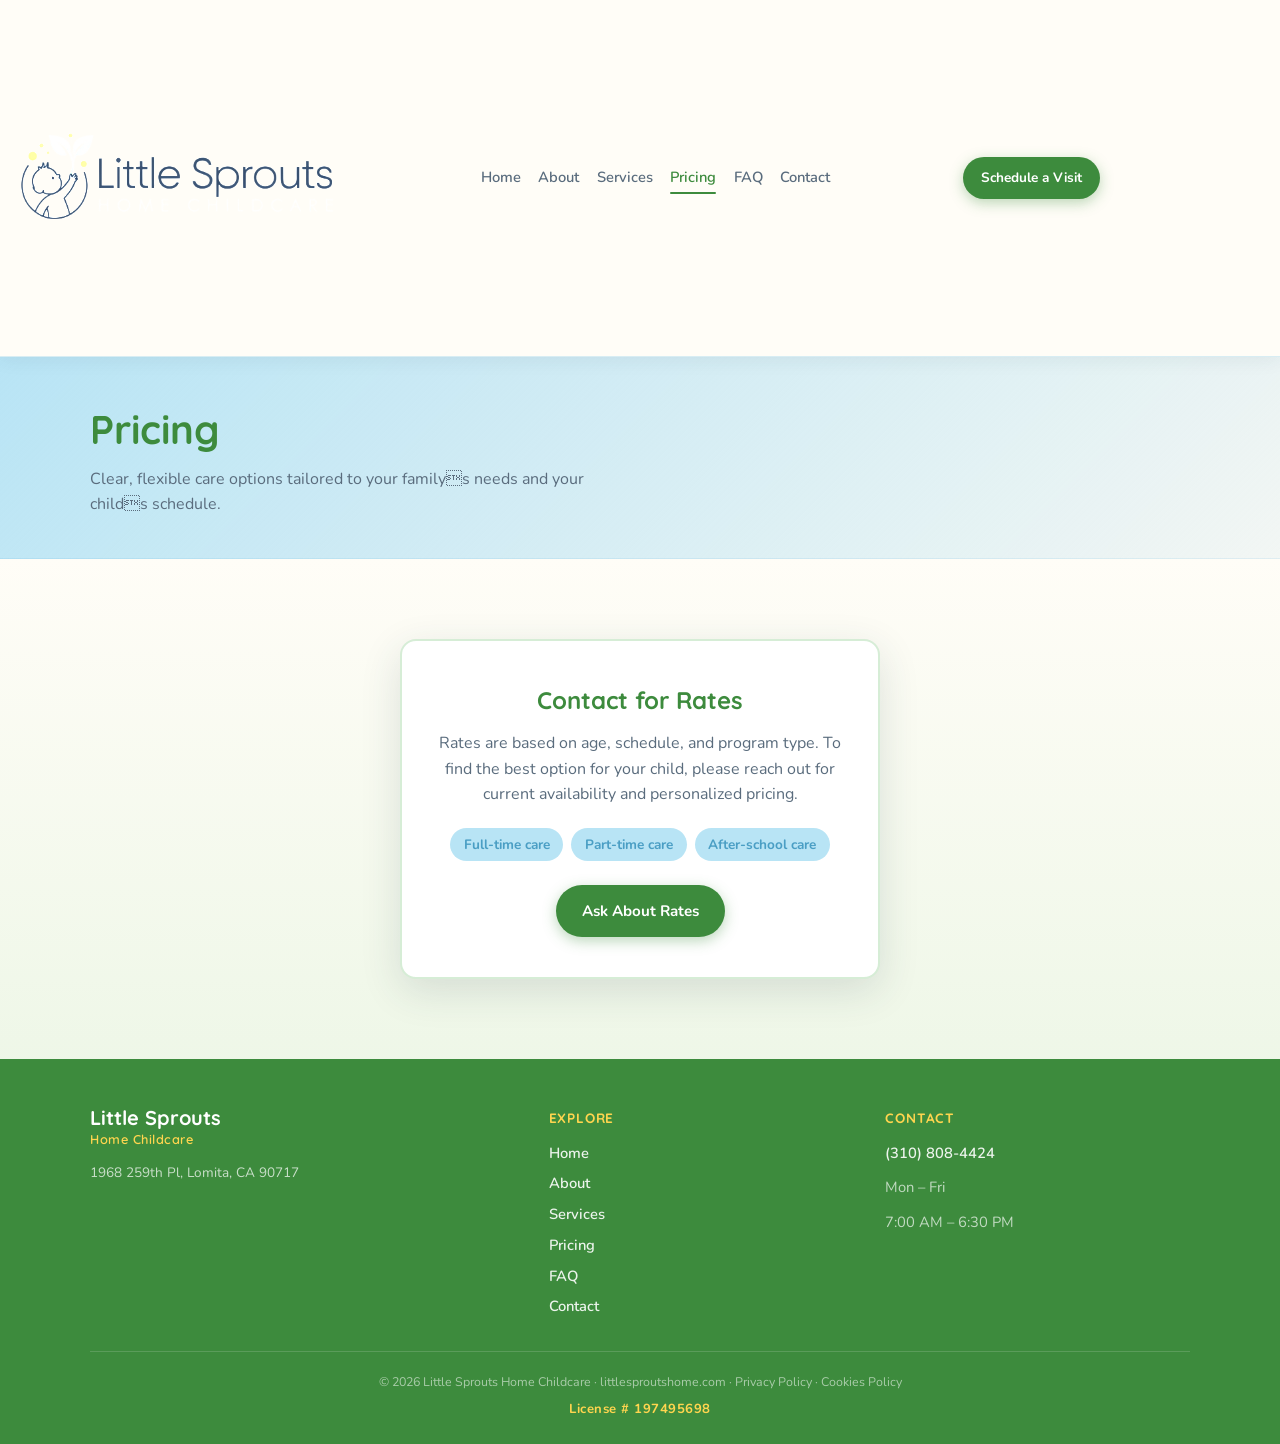
<file: pricing.html>
<!DOCTYPE html>
<html lang="en">
<head>
  <meta charset="UTF-8">
  <meta name="viewport" content="width=device-width, initial-scale=1.0">
  <meta name="description" content="Pricing at Little Sprouts Home Childcare — contact us for rates in Lomita, CA.">
  <meta name="theme-color" content="#3d8b3d">
  <meta property="og:type" content="website">
  <meta property="og:url" content="https://littlesproutshome.com/pricing.html">
  <meta property="og:site_name" content="Little Sprouts Home Childcare">
  <meta property="og:title" content="Pricing | Little Sprouts Home Childcare">
  <meta property="og:description" content="Pricing at Little Sprouts Home Childcare — contact us for rates in Lomita, CA.">
  <meta property="og:image" content="https://littlesproutshome.com/logo.jpg">
  <meta name="twitter:card" content="summary_large_image">
  <meta name="twitter:title" content="Pricing | Little Sprouts Home Childcare">
  <meta name="twitter:description" content="Pricing at Little Sprouts Home Childcare — contact us for rates in Lomita, CA.">
  <meta name="twitter:image" content="https://littlesproutshome.com/logo.jpg">
  <title>Pricing | Little Sprouts Home Childcare</title>
  <link rel="canonical" href="https://littlesproutshome.com/pricing.html">
  <link rel="icon" href="/favicon.svg" type="image/svg+xml">
  <link rel="preconnect" href="https://fonts.googleapis.com">
  <link rel="preconnect" href="https://fonts.gstatic.com" crossorigin>
  <link href="https://fonts.googleapis.com/css2?family=Nunito:wght@400;600;700;800&family=Quicksand:wght@500;600;700&display=swap" rel="stylesheet">
  <link rel="stylesheet" href="/css/styles.css">
</head>
<body>
  <a class="skip-link" href="#main-content">Skip to content</a>
  <div class="site-top">
    <div class="contact-bar"><div class="container contact-bar-inner"><a href="tel:+13108084424" class="contact-bar-link"><span aria-hidden="true">📞</span> (310) 808-4424</a><div class="contact-bar-details"><span class="contact-bar-hours">Mon – Fri · 7:00 AM – 6:30 PM</span><span class="contact-bar-license">License # 197495698</span></div></div></div>
    <header class="site-header"><div class="container header-inner"><a href="/index.html" class="logo"><img src="/logo.jpg" alt="Little Sprouts Home Childcare" class="logo-img" width="320" height="110"></a><button class="nav-toggle" aria-label="Open menu" aria-expanded="false"><span></span><span></span><span></span></button><nav class="site-nav" aria-label="Main">
          <a href="/index.html" data-nav="home">Home</a>
          <a href="/about.html" data-nav="about">About</a>
          <a href="/services.html" data-nav="services">Services</a>
          <a href="/pricing.html" data-nav="pricing">Pricing</a>
          <a href="/faq.html" data-nav="faq">FAQ</a>
          <a href="/contact.html" data-nav="contact">Contact</a>
        </nav><a href="/contact.html" class="header-cta btn btn-small btn-primary">Schedule a Visit</a></div></header>
  </div>

  <main id="main-content">
    <section class="page-hero"><div class="container"><h1>Pricing</h1><p>Clear, flexible care options tailored to your familys needs and your childs schedule.</p></div></section>
    <section class="section pricing">
      <div class="container">
        <div class="pricing-card">

          <h3>Contact for Rates</h3>
          <p>Rates are based on age, schedule, and program type. To find the best option for your child, please reach out for current availability and personalized pricing.</p>
          <ul class="pricing-options"><li>Full-time care</li><li>Part-time care</li><li>After-school care</li></ul>
          <a href="/contact.html" class="btn btn-primary">Ask About Rates</a>
        </div>
      </div>
    </section>
  </main>

  <footer class="site-footer"><div class="container footer-grid"><div class="footer-brand"><span class="logo-main">Little Sprouts</span><span class="logo-sub">Home Childcare</span><p>1968 259th Pl, Lomita, CA 90717</p></div><nav class="footer-nav" aria-label="Footer"><strong>Explore</strong><a href="/index.html">Home</a><a href="/about.html">About</a><a href="/services.html">Services</a><a href="/pricing.html">Pricing</a><a href="/faq.html">FAQ</a><a href="/contact.html">Contact</a></nav><div class="footer-contact"><strong>Contact</strong><a href="tel:+13108084424">(310) 808-4424</a><p>Mon – Fri</p><p>7:00 AM – 6:30 PM</p></div></div><div class="container footer-bottom"><p class="footer-copy">&copy; <span id="year"></span> Little Sprouts Home Childcare · <a href="https://littlesproutshome.com">littlesproutshome.com</a> · <a href="/privacy.html">Privacy Policy</a> · <a href="/cookies.html">Cookies Policy</a></p><p class="footer-license">License # 197495698</p></div></footer>
  <button type="button" class="back-to-top" id="back-to-top" aria-label="Back to top">↑</button>
  <script src="/js/main.js" defer></script>
</body>
</html>
</file>
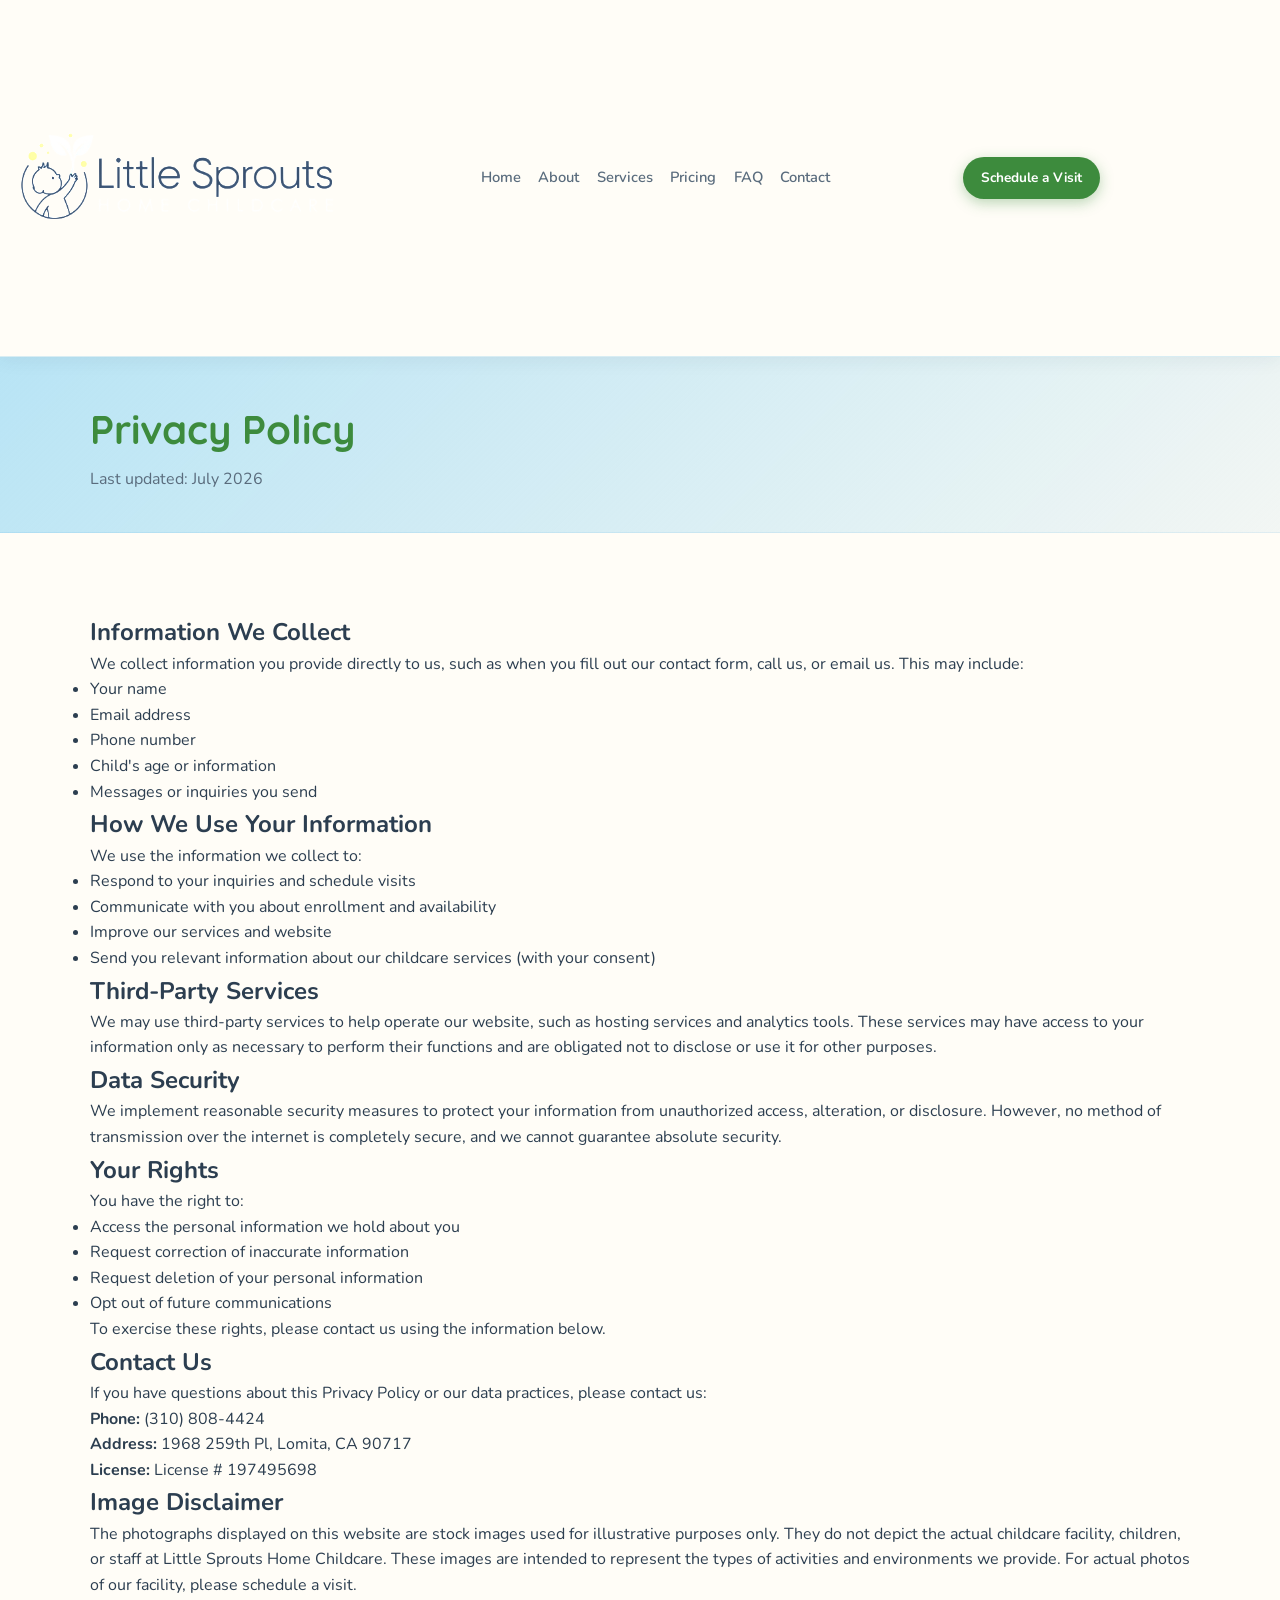
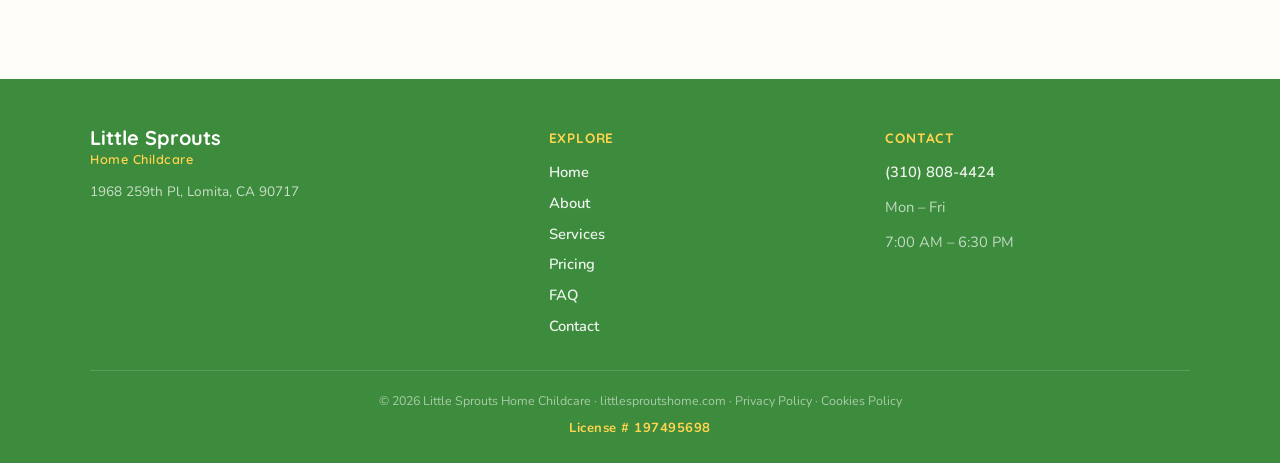
<file: privacy.html>
<!DOCTYPE html>
<html lang="en">
<head>
  <meta charset="UTF-8">
  <meta name="viewport" content="width=device-width, initial-scale=1.0">
  <meta name="description" content="Privacy Policy for Little Sprouts Home Childcare in Lomita, CA.">
  <meta name="theme-color" content="#3d8b3d">
  <meta property="og:type" content="website">
  <meta property="og:url" content="https://littlesproutshome.com/privacy.html">
  <meta property="og:site_name" content="Little Sprouts Home Childcare">
  <meta property="og:title" content="Privacy Policy | Little Sprouts Home Childcare">
  <meta property="og:description" content="Privacy Policy for Little Sprouts Home Childcare in Lomita, CA.">
  <meta property="og:image" content="https://littlesproutshome.com/logo.jpg">
  <meta name="twitter:card" content="summary_large_image">
  <meta name="twitter:title" content="Privacy Policy | Little Sprouts Home Childcare">
  <meta name="twitter:description" content="Privacy Policy for Little Sprouts Home Childcare in Lomita, CA.">
  <meta name="twitter:image" content="https://littlesproutshome.com/logo.jpg">
  <title>Privacy Policy | Little Sprouts Home Childcare</title>
  <link rel="canonical" href="https://littlesproutshome.com/privacy.html">
  <link rel="icon" href="/favicon.svg" type="image/svg+xml">
  <link rel="preconnect" href="https://fonts.googleapis.com">
  <link rel="preconnect" href="https://fonts.gstatic.com" crossorigin>
  <link href="https://fonts.googleapis.com/css2?family=Nunito:wght@400;600;700;800&family=Quicksand:wght@500;600;700&display=swap" rel="stylesheet">
  <link rel="stylesheet" href="/css/styles.css">
</head>
<body>
  <a class="skip-link" href="#main-content">Skip to content</a>
  <div class="site-top">
    <div class="contact-bar"><div class="container contact-bar-inner"><a href="tel:+13108084424" class="contact-bar-link"><span aria-hidden="true">📞</span> (310) 808-4424</a><div class="contact-bar-details"><span class="contact-bar-hours">Mon – Fri · 7:00 AM – 6:30 PM</span><span class="contact-bar-license">License # 197495698</span></div></div></div>
    <header class="site-header"><div class="container header-inner"><a href="/index.html" class="logo"><img src="/logo.jpg" alt="Little Sprouts Home Childcare" class="logo-img" width="320" height="110"></a><button class="nav-toggle" aria-label="Open menu" aria-expanded="false"><span></span><span></span><span></span></button><nav class="site-nav" aria-label="Main">
          <a href="/index.html" data-nav="home">Home</a>
          <a href="/about.html" data-nav="about">About</a>
          <a href="/services.html" data-nav="services">Services</a>
          <a href="/pricing.html" data-nav="pricing">Pricing</a>
          <a href="/faq.html" data-nav="faq">FAQ</a>
          <a href="/contact.html" data-nav="contact">Contact</a>
        </nav><a href="/contact.html" class="header-cta btn btn-small btn-primary">Schedule a Visit</a></div></header>
  </div>

  <main id="main-content">
    <section class="page-hero"><div class="container"><h1>Privacy Policy</h1><p>Last updated: July 2026</p></div></section>
    <section class="section">
      <div class="container">
        <div class="policy-content">
          <h2>Information We Collect</h2>
          <p>We collect information you provide directly to us, such as when you fill out our contact form, call us, or email us. This may include:</p>
          <ul>
            <li>Your name</li>
            <li>Email address</li>
            <li>Phone number</li>
            <li>Child's age or information</li>
            <li>Messages or inquiries you send</li>
          </ul>

          <h2>How We Use Your Information</h2>
          <p>We use the information we collect to:</p>
          <ul>
            <li>Respond to your inquiries and schedule visits</li>
            <li>Communicate with you about enrollment and availability</li>
            <li>Improve our services and website</li>
            <li>Send you relevant information about our childcare services (with your consent)</li>
          </ul>

          <h2>Third-Party Services</h2>
          <p>We may use third-party services to help operate our website, such as hosting services and analytics tools. These services may have access to your information only as necessary to perform their functions and are obligated not to disclose or use it for other purposes.</p>

          <h2>Data Security</h2>
          <p>We implement reasonable security measures to protect your information from unauthorized access, alteration, or disclosure. However, no method of transmission over the internet is completely secure, and we cannot guarantee absolute security.</p>

          <h2>Your Rights</h2>
          <p>You have the right to:</p>
          <ul>
            <li>Access the personal information we hold about you</li>
            <li>Request correction of inaccurate information</li>
            <li>Request deletion of your personal information</li>
            <li>Opt out of future communications</li>
          </ul>
          <p>To exercise these rights, please contact us using the information below.</p>

          <h2>Contact Us</h2>
          <p>If you have questions about this Privacy Policy or our data practices, please contact us:</p>
          <p>
            <strong>Phone:</strong> (310) 808-4424<br>
            <strong>Address:</strong> 1968 259th Pl, Lomita, CA 90717
          </p>
          <p><strong>License:</strong> License # 197495698</p>

          <h2>Image Disclaimer</h2>
          <p>The photographs displayed on this website are stock images used for illustrative purposes only. They do not depict the actual childcare facility, children, or staff at Little Sprouts Home Childcare. These images are intended to represent the types of activities and environments we provide. For actual photos of our facility, please schedule a visit.</p>
        </div>
      </div>
    </section>
  </main>

  <footer class="site-footer"><div class="container footer-grid"><div class="footer-brand"><span class="logo-main">Little Sprouts</span><span class="logo-sub">Home Childcare</span><p>1968 259th Pl, Lomita, CA 90717</p></div><nav class="footer-nav" aria-label="Footer"><strong>Explore</strong><a href="/index.html">Home</a><a href="/about.html">About</a><a href="/services.html">Services</a><a href="/pricing.html">Pricing</a><a href="/faq.html">FAQ</a><a href="/contact.html">Contact</a></nav><div class="footer-contact"><strong>Contact</strong><a href="tel:+13108084424">(310) 808-4424</a><p>Mon – Fri</p><p>7:00 AM – 6:30 PM</p></div></div><div class="container footer-bottom"><p class="footer-copy">&copy; <span id="year"></span> Little Sprouts Home Childcare · <a href="https://littlesproutshome.com">littlesproutshome.com</a> · <a href="/privacy.html">Privacy Policy</a> · <a href="/cookies.html">Cookies Policy</a></p><p class="footer-license">License # 197495698</p></div></footer>
  <button type="button" class="back-to-top" id="back-to-top" aria-label="Back to top">↑</button>
  <script src="/js/main.js" defer></script>
</body>
</html>
</file>
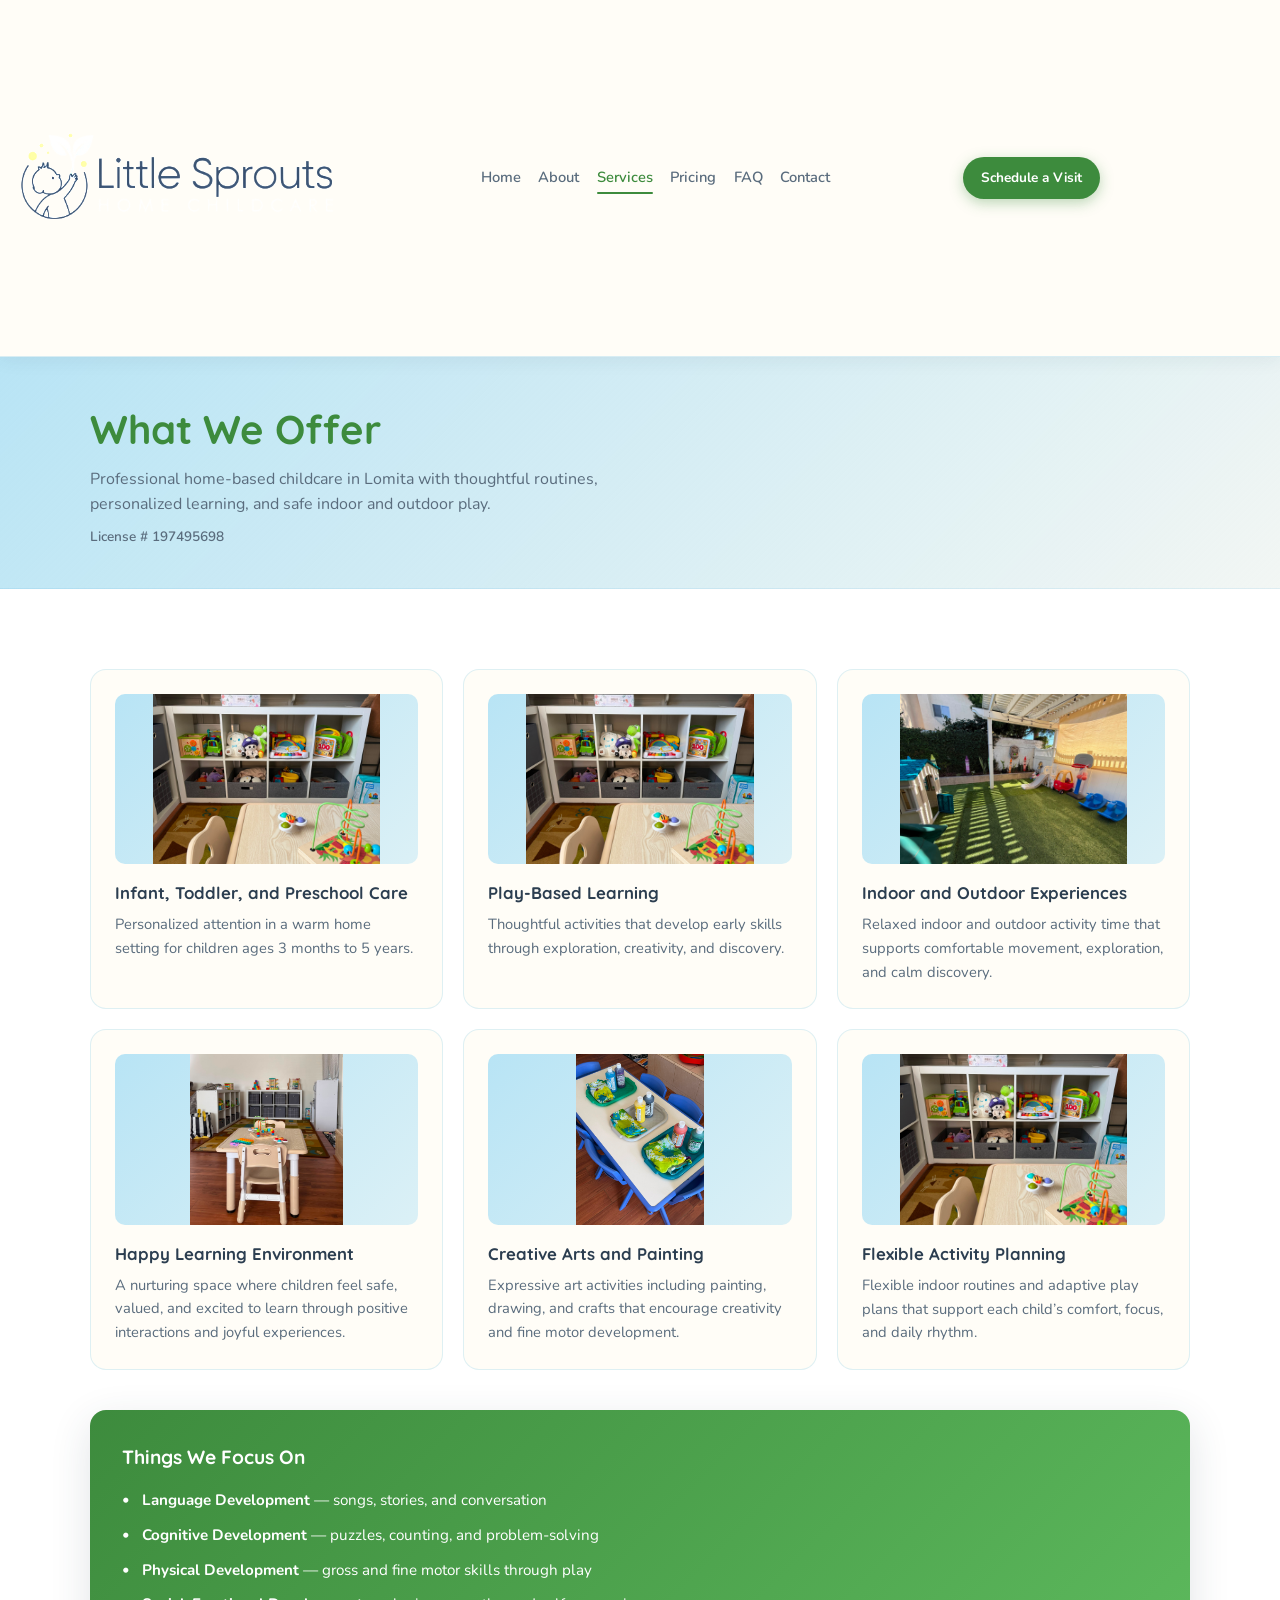
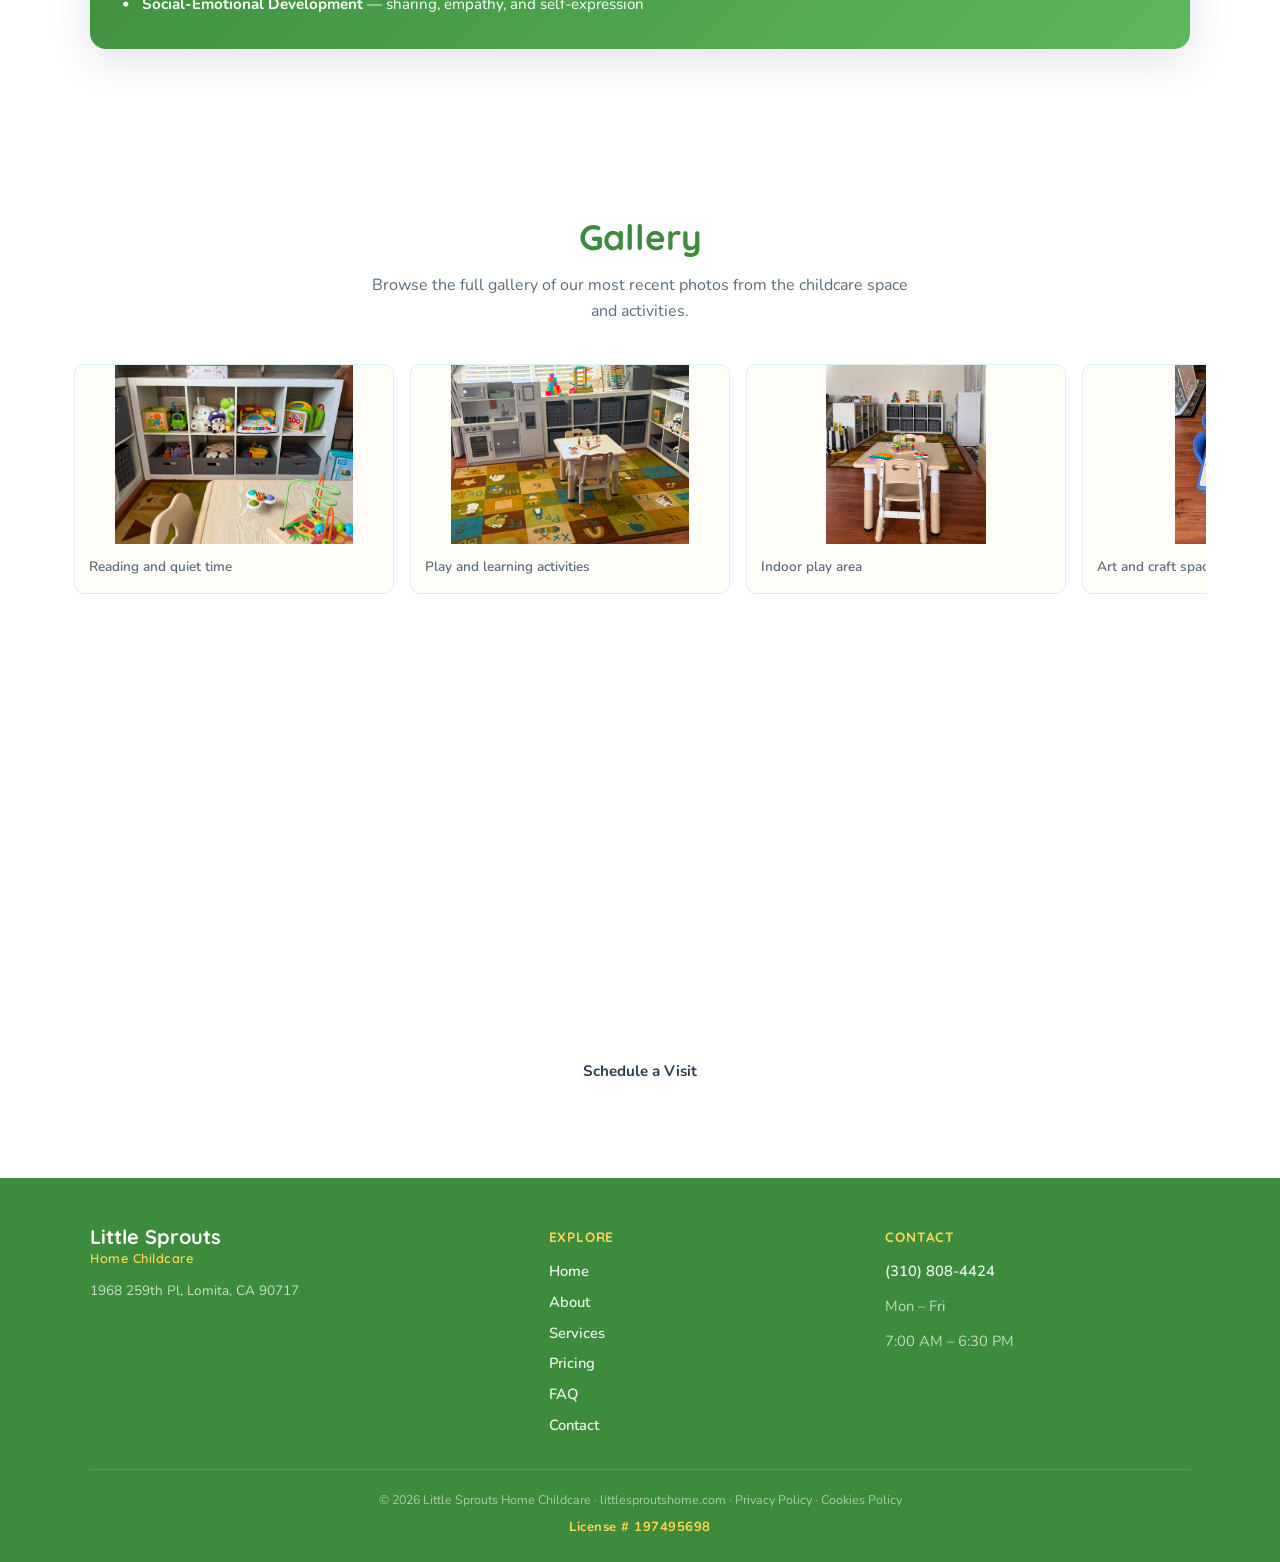
<file: services.html>
<!DOCTYPE html>
<html lang="en">
<head>
  <meta charset="UTF-8">
  <meta name="viewport" content="width=device-width, initial-scale=1.0">
  <meta name="description" content="Services at Little Sprouts — play-based learning, meals, story time, and flexible scheduling in Lomita, CA.">
  <meta name="theme-color" content="#3d8b3d">
  <meta property="og:type" content="website">
  <meta property="og:url" content="https://littlesproutshome.com/services.html">
  <meta property="og:site_name" content="Little Sprouts Home Childcare">
  <meta property="og:title" content="Services | Little Sprouts Home Childcare">
  <meta property="og:description" content="Services at Little Sprouts — play-based learning, meals, story time, and flexible scheduling in Lomita, CA.">
  <meta property="og:image" content="https://littlesproutshome.com/logo.jpg">
  <meta name="twitter:card" content="summary_large_image">
  <meta name="twitter:title" content="Services | Little Sprouts Home Childcare">
  <meta name="twitter:description" content="Services at Little Sprouts — play-based learning, meals, story time, and flexible scheduling in Lomita, CA.">
  <meta name="twitter:image" content="https://littlesproutshome.com/logo.jpg">
  <title>Services | Little Sprouts Home Childcare</title>
  <link rel="canonical" href="https://littlesproutshome.com/services.html">
  <link rel="icon" href="/favicon.svg" type="image/svg+xml">
  <link rel="preconnect" href="https://fonts.googleapis.com">
  <link rel="preconnect" href="https://fonts.gstatic.com" crossorigin>
  <link href="https://fonts.googleapis.com/css2?family=Nunito:wght@400;600;700;800&family=Quicksand:wght@500;600;700&display=swap" rel="stylesheet">
  <link rel="stylesheet" href="/css/styles.css">
</head>
<body>
  <a class="skip-link" href="#main-content">Skip to content</a>
  <div class="site-top">
    <div class="contact-bar"><div class="container contact-bar-inner"><a href="tel:+13108084424" class="contact-bar-link"><span aria-hidden="true">📞</span> (310) 808-4424</a><div class="contact-bar-details"><span class="contact-bar-hours">Mon – Fri · 7:00 AM – 6:30 PM</span><span class="contact-bar-license">License # 197495698</span></div></div></div>
    <header class="site-header"><div class="container header-inner"><a href="/index.html" class="logo"><img src="/logo.jpg" alt="Little Sprouts Home Childcare" class="logo-img" width="320" height="110"></a><button class="nav-toggle" aria-label="Open menu" aria-expanded="false"><span></span><span></span><span></span></button><nav class="site-nav" aria-label="Main">
          <a href="/index.html" data-nav="home">Home</a>
          <a href="/about.html" data-nav="about">About</a>
          <a href="/services.html" data-nav="services">Services</a>
          <a href="/pricing.html" data-nav="pricing">Pricing</a>
          <a href="/faq.html" data-nav="faq">FAQ</a>
          <a href="/contact.html" data-nav="contact">Contact</a>
        </nav><a href="/contact.html" class="header-cta btn btn-small btn-primary">Schedule a Visit</a></div></header>
  </div>

  <main id="main-content">
    <section class="page-hero"><div class="container"><h1>What We Offer</h1><p>Professional home-based childcare in Lomita with thoughtful routines, personalized learning, and safe indoor and outdoor play.</p><p class="page-hero-license">License # 197495698</p></div></section>
    <section class="section services">
      <div class="container">
        <div class="card-grid">
          <article class="card reveal"><img src="/images/WhatsApp Image 2026-07-21 at 06.16.36 (1).jpeg" alt="Infant and toddler care" class="card-image" loading="lazy"><h3>Infant, Toddler, and Preschool Care</h3><p>Personalized attention in a warm home setting for children ages 3 months to 5 years.</p></article>
          <article class="card reveal"><img src="/images/WhatsApp Image 2026-07-21 at 06.16.36 (1).jpeg" alt="Children learning through play" class="card-image" loading="lazy"><h3>Play-Based Learning</h3><p>Thoughtful activities that develop early skills through exploration, creativity, and discovery.</p></article>
          <article class="card reveal"><img src="/images/WhatsApp Image 2026-07-21 at 06.16.37 (4).jpeg" alt="Indoor and outdoor child play" class="card-image" loading="lazy"><h3>Indoor and Outdoor Experiences</h3><p>Relaxed indoor and outdoor activity time that supports comfortable movement, exploration, and calm discovery.</p></article>
          <article class="card reveal"><img src="/images/WhatsApp Image 2026-07-21 at 06.16.36 (3).jpeg" alt="Happy children playing" class="card-image" loading="lazy"><h3>Happy Learning Environment</h3><p>A nurturing space where children feel safe, valued, and excited to learn through positive interactions and joyful experiences.</p></article>
          <article class="card reveal"><img src="/images/WhatsApp Image 2026-07-21 at 06.16.37.jpeg" alt="Creative arts and painting" class="card-image" loading="lazy"><h3>Creative Arts and Painting</h3><p>Expressive art activities including painting, drawing, and crafts that encourage creativity and fine motor development.</p></article>
          <article class="card reveal"><img src="/images/WhatsApp Image 2026-07-21 at 06.16.36 (1).jpeg" alt="Flexible activity planning" class="card-image" loading="lazy"><h3>Flexible Activity Planning</h3><p>Flexible indoor routines and adaptive play plans that support each child’s comfort, focus, and daily rhythm.</p></article>
        </div>
        <div class="focus-block reveal">
          <h3>Things We Focus On</h3>
          <ul class="focus-list">
            <li><strong>Language Development</strong> — songs, stories, and conversation</li>
            <li><strong>Cognitive Development</strong> — puzzles, counting, and problem-solving</li>
            <li><strong>Physical Development</strong> — gross and fine motor skills through play</li>
            <li><strong>Social-Emotional Development</strong> — sharing, empathy, and self-expression</li>
          </ul>
        </div>
      </div>
    </section>

    <section class="section gallery" aria-labelledby="services-gallery-heading">
      <div class="container">
        <header class="section-header">
          <h2 id="services-gallery-heading">Gallery</h2>
          <p>Browse the full gallery of our most recent photos from the childcare space and activities.</p>
        </header>
        <div class="gallery-grid scroll-gallery">
          <figure class="gallery-item"><img src="/images/WhatsApp Image 2026-07-21 at 06.16.36 (1).jpeg" alt="Childcare gallery photo" class="gallery-image" loading="lazy"><figcaption>Reading and quiet time</figcaption></figure>
          <figure class="gallery-item"><img src="/images/WhatsApp Image 2026-07-21 at 06.16.36 (2).jpeg" alt="Childcare gallery photo" class="gallery-image" loading="lazy"><figcaption>Play and learning activities</figcaption></figure>
          <figure class="gallery-item"><img src="/images/WhatsApp Image 2026-07-21 at 06.16.36 (3).jpeg" alt="Childcare gallery photo" class="gallery-image" loading="lazy"><figcaption>Indoor play area</figcaption></figure>
          <figure class="gallery-item"><img src="/images/WhatsApp Image 2026-07-21 at 06.16.36.jpeg" alt="Childcare gallery photo" class="gallery-image" loading="lazy"><figcaption>Art and craft space</figcaption></figure>
          <figure class="gallery-item"><img src="/images/WhatsApp Image 2026-07-21 at 06.16.37 (1).jpeg" alt="Childcare gallery photo" class="gallery-image" loading="lazy"><figcaption>Calm play and rest area</figcaption></figure>
          <figure class="gallery-item"><img src="/images/WhatsApp Image 2026-07-21 at 06.16.37 (2).jpeg" alt="Childcare gallery photo" class="gallery-image" loading="lazy"><figcaption>Creative moment outdoors</figcaption></figure>
          <figure class="gallery-item"><img src="/images/WhatsApp Image 2026-07-21 at 06.16.37 (3).jpeg" alt="Childcare gallery photo" class="gallery-image" loading="lazy"><figcaption>Engaged learning in action</figcaption></figure>
          <figure class="gallery-item"><img src="/images/WhatsApp Image 2026-07-21 at 06.16.37 (4).jpeg" alt="Childcare gallery photo" class="gallery-image" loading="lazy"><figcaption>Indoor/outdoor learning play</figcaption></figure>
          <figure class="gallery-item"><img src="/images/WhatsApp Image 2026-07-21 at 06.16.37 (5).jpeg" alt="Childcare gallery photo" class="gallery-image" loading="lazy"><figcaption>Family-style activity area</figcaption></figure>
          <figure class="gallery-item"><img src="/images/WhatsApp Image 2026-07-21 at 06.16.37 (6).jpeg" alt="Childcare gallery photo" class="gallery-image" loading="lazy"><figcaption>Comfortable environment</figcaption></figure>
          <figure class="gallery-item"><img src="/images/WhatsApp Image 2026-07-21 at 06.16.37 (7).jpeg" alt="Childcare gallery photo" class="gallery-image" loading="lazy"><figcaption>Safe learning space</figcaption></figure>
          <figure class="gallery-item"><img src="/images/WhatsApp Image 2026-07-21 at 06.16.37 (8).jpeg" alt="Childcare gallery photo" class="gallery-image" loading="lazy"><figcaption>Playful activity corner</figcaption></figure>
          <figure class="gallery-item"><img src="/images/WhatsApp Image 2026-07-21 at 06.16.37 (9).jpeg" alt="Childcare gallery photo" class="gallery-image" loading="lazy"><figcaption>Bright learning area</figcaption></figure>
          <figure class="gallery-item"><img src="/images/WhatsApp Image 2026-07-21 at 06.16.37 (10).jpeg" alt="Childcare gallery photo" class="gallery-image" loading="lazy"><figcaption>Everyday exploration</figcaption></figure>
          <figure class="gallery-item"><img src="/images/WhatsApp Image 2026-07-21 at 06.17.15.jpeg" alt="Childcare gallery photo" class="gallery-image" loading="lazy"><figcaption>Additional care environment</figcaption></figure>
        </div>
      </div>
    </section>

    <section class="section services">
      <div class="container">
        <div class="focus-block reveal">
          <h3>Things We Focus On</h3>
          <ul class="focus-list">
            <li><strong>Language Development</strong> — songs, stories, and conversation</li>
            <li><strong>Cognitive Development</strong> — puzzles, counting, and problem-solving</li>
            <li><strong>Physical Development</strong> — gross and fine motor skills through play</li>
            <li><strong>Social-Emotional Development</strong> — sharing, empathy, and self-expression</li>
          </ul>
        </div>
        <div class="section-cta"><a href="/contact.html" class="btn btn-secondary">Schedule a Visit</a></div>
      </div>
    </section>
  </main>

  <footer class="site-footer"><div class="container footer-grid"><div class="footer-brand"><span class="logo-main">Little Sprouts</span><span class="logo-sub">Home Childcare</span><p>1968 259th Pl, Lomita, CA 90717</p></div><nav class="footer-nav" aria-label="Footer"><strong>Explore</strong><a href="/index.html">Home</a><a href="/about.html">About</a><a href="/services.html">Services</a><a href="/pricing.html">Pricing</a><a href="/faq.html">FAQ</a><a href="/contact.html">Contact</a></nav><div class="footer-contact"><strong>Contact</strong><a href="tel:+13108084424">(310) 808-4424</a><p>Mon – Fri</p><p>7:00 AM – 6:30 PM</p></div></div><div class="container footer-bottom"><p class="footer-copy">&copy; <span id="year"></span> Little Sprouts Home Childcare · <a href="https://littlesproutshome.com">littlesproutshome.com</a> · <a href="/privacy.html">Privacy Policy</a> · <a href="/cookies.html">Cookies Policy</a></p><p class="footer-license">License # 197495698</p></div></footer>
  <button type="button" class="back-to-top" id="back-to-top" aria-label="Back to top">↑</button>
  <script src="/js/main.js" defer></script>
</body>
</html>
</file>
<file: css/styles.css>
html {
  scroll-behavior: smooth;
}

*,
*::before,
*::after {
  box-sizing: border-box;
  margin: 0;
  padding: 0;
}

:root {
  --primary: #3d8b3d; /* green */
  --secondary: #4a9ec4; /* blue */
  --sky: #7ec8e8;
  --sky-light: #b8e4f5;
  --sky-deep: var(--secondary);
  --grass: #5cb85c;
  --grass-dark: var(--primary);
  --grass-light: #8fd48f;
  --sun: #ffd54f;
  --sun-dark: #f5b800;
  --white: #ffffff;
  --cream: #fffdf7;
  --ink: #2c3e50;
  --ink-muted: #5a6c7d;
  --pink: #e879a8;
  --purple: #9b7fd4;
  --blue-accent: var(--secondary);
  --shadow: 0 4px 24px rgba(44, 62, 80, 0.1);
  --shadow-lg: 0 12px 40px rgba(44, 62, 80, 0.14);
  --radius: 16px;
  --radius-sm: 10px;
  --font-body: "Nunito", system-ui, sans-serif;
  --font-display: "Quicksand", "Nunito", sans-serif;
}

html {
  scroll-behavior: smooth;
}

body {
  font-family: var(--font-body);
  color: var(--ink);
  background: var(--cream);
  line-height: 1.6;
}

.skip-link {
  position: absolute;
  top: -100%;
  left: 1rem;
  z-index: 200;
  background: var(--grass-dark);
  color: var(--white);
  padding: 0.5rem 1rem;
  border-radius: var(--radius-sm);
  font-weight: 700;
}

.skip-link:focus {
  top: 1rem;
}

.container {
  width: min(1100px, 92vw);
  margin-inline: auto;
}

img {
  max-width: 100%;
  display: block;
}

a {
  color: var(--grass-dark);
  text-decoration: none;
}

a:hover {
  color: var(--grass);
}

/* Top bar + header */
.site-top {
  position: sticky;
  top: 0;
  z-index: 1000;
  margin: 0;
  box-shadow: 0 2px 18px rgba(44, 62, 80, 0.08);
}

.contact-bar {
  display: none;
}

.contact-bar-inner {
  display: none;
}

.header-inner {
  display: flex;
  align-items: center;
  justify-content: flex-start;
  padding: 0.5rem 0;
  gap: 1rem;
  margin: 0;
}

.contact-bar-details {
  display: flex;
  align-items: center;
  gap: 0.8rem;
  flex-wrap: wrap;
}

.contact-bar-link,
.contact-bar-hours,
.contact-bar-license {
  white-space: nowrap;
}

.contact-bar-link {
  color: var(--white);
  display: inline-flex;
  align-items: center;
  gap: 0.35rem;
  font-size: 0.88rem;
  font-weight: 700;
}

.contact-bar-link:hover {
  color: var(--sun);
}

.contact-bar-hours {
  opacity: 0.95;
  font-size: 0.82rem;
  font-weight: 700;
}

.contact-bar-license {
  color: var(--sun);
  font-weight: 800;
  font-size: 0.82rem;
}

.site-header {
  background: rgba(255, 253, 247, 0.96);
  backdrop-filter: blur(10px);
  border-bottom: 1px solid rgba(126, 200, 232, 0.3);
  margin: 0;
}

.header-inner {
  display: flex;
  align-items: center;
  justify-content: space-between;
  padding: 0.5rem 0;
  gap: 1rem;
  margin: 0;
}

.logo {
  display: flex;
  align-items: center;
  gap: 0.5rem;
  color: inherit;
  flex-shrink: 0;
  margin-right: auto;
  margin-left: 0.5rem;
}

.logo-img {
  display: block;
  width: clamp(240px, 28vw, 340px);
  max-width: 340px;
  height: auto;
  object-fit: contain;
  filter: brightness(1.7) contrast(1.05);
}

.header-cta {
  margin-left: auto;
}

.logo-sun {
  font-size: 1.6rem;
}

.logo-main {
  display: block;
  font-family: var(--font-display);
  font-weight: 800;
  font-size: 1.15rem;
  color: var(--grass-dark);
  line-height: 1.1;
}

.logo-sub {
  display: block;
  font-family: var(--font-display);
  font-weight: 600;
  font-size: 0.72rem;
  letter-spacing: 0.04em;
  color: var(--blue-accent);
}

.site-nav {
  display: flex;
  align-items: center;
  gap: 1.1rem;
}

.nav-dropdown {
  position: relative;
}

.nav-dropdown-toggle {
  background: none;
  border: none;
  font-family: var(--font-body);
  font-weight: 600;
  font-size: 0.92rem;
  color: var(--ink-muted);
  cursor: pointer;
  display: inline-flex;
  align-items: center;
  gap: 0.3rem;
  padding: 0.25rem 0;
}

.nav-dropdown-toggle::after {
  content: "▾";
  font-size: 0.7rem;
}

.nav-dropdown-toggle:hover,
.nav-dropdown.open .nav-dropdown-toggle {
  color: var(--grass-dark);
}

.nav-dropdown-menu {
  position: absolute;
  top: calc(100% + 0.5rem);
  left: 50%;
  transform: translateX(-50%) translateY(-6px);
  min-width: 180px;
  background: var(--white);
  border: 1px solid rgba(126, 200, 232, 0.35);
  border-radius: var(--radius-sm);
  box-shadow: var(--shadow-lg);
  padding: 0.4rem;
  opacity: 0;
  visibility: hidden;
  pointer-events: none;
  transition: opacity 0.2s, transform 0.2s, visibility 0.2s;
}

.nav-dropdown.open .nav-dropdown-menu {
  opacity: 1;
  visibility: visible;
  pointer-events: auto;
  transform: translateX(-50%) translateY(0);
}

.nav-dropdown-menu a {
  display: block;
  padding: 0.55rem 0.75rem;
  border-radius: 6px;
  font-weight: 600;
  font-size: 0.88rem;
  color: var(--ink-muted);
}

.nav-dropdown-menu a:hover,
.nav-dropdown-menu a.active {
  background: rgba(184, 228, 245, 0.35);
  color: var(--grass-dark);
}

.site-nav a {
  font-weight: 600;
  font-size: 0.92rem;
  color: var(--ink-muted);
  transition: color 0.2s;
}

.site-nav a:hover,
.site-nav a.active {
  color: var(--grass-dark);
  position: relative;
}

.site-nav a.active::after {
  content: "";
  position: absolute;
  bottom: -4px;
  left: 0;
  right: 0;
  height: 2px;
  background: var(--grass-dark);
  border-radius: 2px;
}

.header-cta {
  display: none;
}

@media (min-width: 900px) {
  .header-cta {
    display: inline-flex;
  }
}

.nav-toggle {
  display: none;
  flex-direction: column;
  gap: 5px;
  background: none;
  border: none;
  cursor: pointer;
  padding: 4px;
}

.nav-toggle span {
  display: block;
  width: 24px;
  height: 2px;
  background: var(--ink);
  border-radius: 2px;
  transition: transform 0.25s, opacity 0.25s;
}

/* Hero */
.hero {
  position: relative;
  overflow: hidden;
  min-height: min(88vh, 720px);
  display: flex;
  align-items: center;
  background: linear-gradient(180deg, var(--sky-light) 0%, var(--sky-deep) 45%, rgba(255,255,255,0) 100%);
}

.hero-compact {
  min-height: auto;
  padding: 3rem 0 4rem;
}

.page-hero {
  background: linear-gradient(135deg, var(--sky-light), rgba(74, 158, 196, 0.07));
  padding: 2.5rem 0;
  border-bottom: 1px solid rgba(74, 158, 196, 0.08);
}

.page-hero h1 {
  font-family: var(--font-display);
  font-size: clamp(1.75rem, 4vw, 2.5rem);
  font-weight: 800;
  color: var(--grass-dark);
  margin-bottom: 0.35rem;
}

.page-hero p {
  color: var(--ink-muted);
  max-width: 520px;
}

.page-hero-license {
  margin-top: 0.5rem;
  font-size: 0.85rem;
  font-weight: 600;
  color: var(--ink-muted);
}

.section-license {
  text-align: center;
  font-size: 0.85rem;
  font-weight: 700;
  color: var(--sun-dark);
  margin-top: 1.5rem;
  margin-bottom: 0.5rem;
  letter-spacing: 0.04em;
}

.section-cta {
  text-align: center;
  margin-top: 2rem;
}

.section-cta .btn {
  margin-top: 0.5rem;
}

.hero-bg {
  position: absolute;
  inset: 0;
  pointer-events: none;
}

.cloud {
  position: absolute;
  background: var(--white);
  border-radius: 50px;
  opacity: 0.85;
}

.cloud::before,
.cloud::after {
  content: "";
  position: absolute;
  background: var(--white);
  border-radius: 50%;
}

.cloud-1 {
  width: 120px;
  height: 40px;
  top: 12%;
  left: 8%;
}

.cloud-1::before { width: 50px; height: 50px; top: -25px; left: 15px; }
.cloud-1::after { width: 70px; height: 55px; top: -30px; left: 45px; }

.cloud-2 {
  width: 90px;
  height: 32px;
  top: 22%;
  right: 15%;
}

.cloud-2::before { width: 40px; height: 40px; top: -20px; left: 10px; }
.cloud-2::after { width: 55px; height: 45px; top: -22px; left: 30px; }

.cloud-3 {
  width: 70px;
  height: 26px;
  top: 8%;
  right: 38%;
  opacity: 0.6;
}

.cloud-3::before { width: 30px; height: 30px; top: -15px; left: 8px; }
.cloud-3::after { width: 42px; height: 35px; top: -18px; left: 22px; }

.grass {
  position: absolute;
  bottom: 0;
  left: 0;
  right: 0;
  height: 18%;
  background: linear-gradient(180deg, var(--grass-light) 0%, var(--grass) 40%, var(--grass-dark) 100%);
  border-radius: 50% 50% 0 0 / 8% 8% 0 0;
}

.hero-content {
  position: relative;
  z-index: 1;
  padding: 4rem 0 6rem;
  max-width: 640px;
}

.hero-badge {
  display: inline-block;
  background: rgba(255, 255, 255, 0.75);
  padding: 0.35rem 0.9rem;
  border-radius: 999px;
  font-size: 0.85rem;
  font-weight: 700;
  color: var(--grass-dark);
  margin-bottom: 1rem;
}

.hero h1 {
  font-family: var(--font-display);
  font-size: clamp(2rem, 5vw, 3rem);
  font-weight: 800;
  line-height: 1.15;
  color: var(--ink);
  margin-bottom: 1rem;
}

.hero-lead {
  font-size: 1.1rem;
  color: var(--ink-muted);
  margin-bottom: 1.75rem;
  max-width: 520px;
}

.hero-actions {
  display: flex;
  flex-wrap: wrap;
  gap: 0.75rem;
  margin-bottom: 2rem;
}

.hero-highlights {
  list-style: none;
  display: flex;
  flex-wrap: wrap;
  gap: 0.5rem 1.25rem;
  font-size: 0.9rem;
  font-weight: 600;
  color: var(--ink);
}

.hero-highlights li {
  white-space: normal;
}

.hero-highlights li::before {
  content: "✓ ";
  color: var(--grass-dark);
}

.hero-deco-rocket,
.hero-deco-crayons,
.hero-deco-pinwheel { display: none; }

.hero-ground { display: none; }

@keyframes float {
  0%, 100% { transform: translateY(0); }
  50% { transform: translateY(-12px); }
}

@keyframes spin-slow {
  from { transform: rotate(0deg); }
  to { transform: rotate(360deg); }
}

@keyframes bounce-soft {
  0%, 100% { transform: translateY(0); }
  50% { transform: translateY(-6px); }
}

/* Buttons */
.btn {
  display: inline-flex;
  align-items: center;
  justify-content: center;
  padding: 0.75rem 1.5rem;
  border-radius: 999px;
  font-family: var(--font-body);
  font-weight: 700;
  font-size: 0.95rem;
  border: 2px solid transparent;
  cursor: pointer;
  transition: transform 0.15s, box-shadow 0.15s, background 0.15s;
}

.btn:hover {
  transform: translateY(-1px);
}

.btn-primary {
  background: var(--grass-dark);
  color: var(--white);
  box-shadow: 0 4px 14px rgba(61, 139, 61, 0.35);
}

.btn-primary:hover {
  background: var(--grass);
  color: var(--white);
}

.btn-secondary {
  background: rgba(255, 255, 255, 0.85);
  color: var(--ink);
  border-color: rgba(255, 255, 255, 0.6);
}

.btn-secondary:hover {
  background: var(--white);
  color: var(--ink);
}

.btn-small {
  padding: 0.5rem 1rem;
  font-size: 0.85rem;
}

.btn-full {
  width: 100%;
}

/* Sections */
.section {
  padding: 5rem 0;
}

.section-header {
  text-align: center;
  margin-bottom: 2.5rem;
}

.section-header-left {
  text-align: left;
  margin-bottom: 1.5rem;
}

.section-header h2 {
  font-family: var(--font-display);
  font-size: clamp(1.4rem, 4vw, 2.2rem);
  font-weight: 800;
  color: var(--grass-dark);
  margin-bottom: 0.5rem;
}

.section-header p {
  color: var(--ink-muted);
  max-width: 560px;
  margin-inline: auto;
}

.section-header-left p {
  margin-inline: 0;
}

.draft-note {
  font-size: 0.82rem !important;
  font-style: italic;
  color: var(--purple) !important;
  margin-top: 0.25rem !important;
}

/* Info strip */
.info-strip {
  background: var(--white);
  border-bottom: 1px solid rgba(126, 200, 232, 0.25);
  padding: 1.5rem 0;
  margin-top: -2rem;
  position: relative;
  z-index: 2;
}

.info-strip-grid {
  display: grid;
  grid-template-columns: repeat(3, 1fr);
  gap: 1rem;
}

.info-strip-item {
  display: flex;
  align-items: flex-start;
  gap: 0.75rem;
  background: var(--cream);
  border: 1px solid rgba(126, 200, 232, 0.25);
  border-radius: var(--radius-sm);
  padding: 1rem 1.1rem;
  min-height: 3.5rem;
}

.info-strip-icon {
  font-size: 1.35rem;
  flex-shrink: 0;
  width: 1.5rem;
  height: 1.5rem;
  display: flex;
  align-items: center;
  justify-content: center;
}

.info-strip-item strong {
  display: block;
  font-family: var(--font-display);
  font-size: 0.85rem;
  color: var(--grass-dark);
  margin-bottom: 0.15rem;
}

.info-strip-item p {
  font-size: 0.88rem;
  color: var(--ink-muted);
  margin: 0;
}

.info-strip-item a {
  color: var(--ink);
  font-weight: 700;
}

.info-strip-item a:hover {
  color: var(--grass-dark);
}

/* Services */
.services {
  background: var(--white);
}

.card-grid {
  display: grid;
  grid-template-columns: repeat(auto-fit, minmax(280px, 1fr));
  gap: 1.25rem;
  margin-bottom: 2.5rem;
}

.card {
  background: var(--cream);
  border: 1px solid rgba(126, 200, 232, 0.25);
  border-radius: var(--radius);
  padding: 1.5rem;
  transition: box-shadow 0.2s, transform 0.2s;
  overflow: hidden;
}

.card:hover {
  box-shadow: var(--shadow);
  transform: translateY(-4px);
}

.card-image {
  width: 100%;
  height: auto;
  aspect-ratio: 16 / 9;
  object-fit: contain;
  border-radius: var(--radius-sm);
  margin-bottom: 1rem;
  transition: transform 0.3s ease;
  background: linear-gradient(135deg, var(--sky-light) 0%, rgba(184, 228, 245, 0.5) 100%);
}

.card:hover .card-image {
  transform: scale(1.05);
}

.card-icon {
  font-size: 2rem;
  display: block;
  margin-bottom: 0.75rem;
}

.card h3 {
  font-family: var(--font-display);
  font-size: clamp(0.95rem, 2.5vw, 1.05rem);
  font-weight: 700;
  margin-bottom: 0.4rem;
  color: var(--ink);
}

.card p {
  font-size: 0.92rem;
  color: var(--ink-muted);
}

.focus-block {
  background: linear-gradient(135deg, var(--grass-dark), var(--grass));
  color: var(--white);
  border-radius: var(--radius);
  padding: 2rem;
  box-shadow: var(--shadow-lg);
}

.focus-block h3 {
  font-family: var(--font-display);
  font-size: clamp(1rem, 3vw, 1.2rem);
  font-weight: 700;
  margin-bottom: 1rem;
}

.focus-list {
  list-style: none;
  display: grid;
  gap: 0.65rem;
}

.focus-list li {
  font-size: 0.95rem;
  padding-left: 1.25rem;
  position: relative;
}

.focus-list li::before {
  content: "•";
  position: absolute;
  left: 0;
  font-size: 0.9rem;
  color: var(--white);
}

.focus-list strong {
  font-weight: 700;
}

/* Day in life */
.day-in-life {
  background: linear-gradient(180deg, var(--white) 0%, rgba(184, 228, 245, 0.2) 100%);
}

.timeline {
  display: grid;
  grid-template-columns: repeat(auto-fit, minmax(280px, 1fr));
  gap: 1rem;
  max-width: 960px;
  margin-inline: auto;
}

.timeline-item {
  background: var(--white);
  border: 1px solid rgba(126, 200, 232, 0.25);
  border-radius: var(--radius);
  padding: 1.35rem;
  border-left: 4px solid var(--grass);
  box-shadow: var(--shadow);
}

.timeline-item time {
  display: inline-block;
  font-size: 0.78rem;
  font-weight: 800;
  text-transform: uppercase;
  letter-spacing: 0.05em;
  color: var(--sky-deep);
  background: var(--sky-light);
  padding: 0.2rem 0.6rem;
  border-radius: 999px;
  margin-bottom: 0.6rem;
}

.timeline-item h3 {
  font-family: var(--font-display);
  font-size: clamp(0.95rem, 2.5vw, 1.05rem);
  font-weight: 700;
  margin-bottom: 0.35rem;
  color: var(--ink);
}

.timeline-item p {
  font-size: 0.9rem;
  color: var(--ink-muted);
}

/* Why choose */
.why-choose {
  padding: 3.5rem 0;
  background: var(--grass-dark);
  color: var(--white);
}

.why-choose-grid {
  display: grid;
  grid-template-columns: repeat(auto-fit, minmax(220px, 1fr));
  gap: 1rem;
}

.why-card {
  text-align: center;
  padding: 1.5rem 1rem;
  background: rgba(255, 255, 255, 0.1);
  border-radius: var(--radius);
  border: 1px solid rgba(255, 255, 255, 0.15);
}

.why-card span {
  font-size: 2rem;
  display: block;
  margin-bottom: 0.65rem;
}

.why-card h3 {
  font-family: var(--font-display);
  font-size: clamp(0.9rem, 2.5vw, 1rem);
  font-weight: 700;
  margin-bottom: 0.4rem;
}

.why-card p {
  font-size: 0.88rem;
  opacity: 0.9;
  line-height: 1.5;
}

/* About */
.about {
  background: linear-gradient(180deg, var(--cream) 0%, rgba(184, 228, 245, 0.25) 100%);
}

.about-grid {
  display: grid;
  grid-template-columns: 1.4fr 1fr;
  gap: 2.5rem;
  align-items: start;
}

.about-image {
  width: 100%;
  height: auto;
  aspect-ratio: 16 / 9;
  object-fit: contain;
  border-radius: var(--radius);
  margin-bottom: 1.5rem;
  box-shadow: var(--shadow-lg);
  background: linear-gradient(135deg, var(--sky-light) 0%, rgba(184, 228, 245, 0.5) 100%);
}

.about-content p {
  color: var(--ink-muted);
  margin-bottom: 1rem;
  font-size: clamp(0.9rem, 2.5vw, 1rem);
}

.about-values {
  list-style: none;
  margin-top: 1.25rem;
}

.about-values li {
  padding: 0.45rem 0 0.45rem 1.5rem;
  position: relative;
  font-weight: 600;
  color: var(--ink);
}

.about-values li::before {
  content: "✓";
  position: absolute;
  left: 0;
  color: var(--grass-dark);
}

.about-aside {
  display: flex;
  flex-direction: column;
  gap: 1rem;
}

.info-box {
  background: var(--white);
  border-radius: var(--radius-sm);
  padding: 1.25rem;
  border: 1px solid rgba(126, 200, 232, 0.3);
  box-shadow: var(--shadow);
}

.info-box h3 {
  font-family: var(--font-display);
  font-size: clamp(0.85rem, 2.5vw, 0.95rem);
  font-weight: 700;
  color: var(--sky-deep);
  margin-bottom: 0.5rem;
}

.info-box address {
  font-style: normal;
  color: var(--ink-muted);
  line-height: 1.5;
  font-size: clamp(0.8rem, 2.5vw, 0.9rem);
}

.info-box-accent {
  background: linear-gradient(135deg, var(--sky-light), var(--sky));
  border-color: transparent;
}

.info-box-accent h3 {
  color: var(--ink);
}

.info-box-accent p {
  font-size: 0.92rem;
  color: var(--ink-muted);
  margin-bottom: 0.75rem;
}

/* Gallery */
.gallery {
  background: var(--white);
}

.gallery-grid {
  display: flex;
  gap: 1rem;
  overflow-x: auto;
  scroll-snap-type: x mandatory;
  padding-bottom: 0.75rem;
  margin: 0 -1rem;
}

.gallery-grid::-webkit-scrollbar {
  height: 10px;
}

.gallery-grid::-webkit-scrollbar-thumb {
  background: rgba(44, 62, 80, 0.3);
  border-radius: 999px;
}

.gallery-item {
  flex: 0 0 min(80vw, 320px);
  scroll-snap-align: start;
  margin: 0;
  border-radius: var(--radius-sm);
  overflow: hidden;
  background: var(--cream);
  border: 1px solid rgba(126, 200, 232, 0.25);
}

.gallery-image {
  width: 100%;
  aspect-ratio: 16 / 9;
  object-fit: contain;
  display: block;
}

.gallery-item figcaption {
  padding: 0.75rem 0.9rem 0.95rem;
  font-size: 0.85rem;
  font-weight: 600;
  color: var(--ink-muted);
}

.gallery-placeholder {
  aspect-ratio: 16 / 9;
  background: linear-gradient(145deg, var(--sky-light), rgba(143, 212, 143, 0.3));
  border: 2px dashed rgba(74, 158, 196, 0.35);
}

.placeholder-inner {
  height: 100%;
  display: flex;
  flex-direction: column;
  align-items: center;
  justify-content: center;
  gap: 0.5rem;
  padding: 1rem;
  text-align: center;
}

.placeholder-inner span {
  font-size: 2rem;
  opacity: 0.5;
}

.placeholder-inner figcaption {
  font-size: 0.85rem;
  font-weight: 600;
  color: var(--ink-muted);
}

/* FAQ */
.faq {
  background: var(--white);
}

.faq-list {
  max-width: 720px;
  margin-inline: auto;
  display: flex;
  flex-direction: column;
  gap: 0.65rem;
}

.faq-item {
  background: var(--cream);
  border: 1px solid rgba(126, 200, 232, 0.25);
  border-radius: var(--radius-sm);
  overflow: hidden;
}

.faq-item summary {
  padding: 1rem 1.25rem;
  font-weight: 700;
  cursor: pointer;
  list-style: none;
  display: flex;
  align-items: center;
  justify-content: space-between;
  gap: 1rem;
  color: var(--ink);
}

.faq-item summary::-webkit-details-marker {
  display: none;
}

.faq-item summary::after {
  content: "+";
  font-size: 1.25rem;
  color: var(--grass-dark);
  flex-shrink: 0;
}

.faq-item[open] summary::after {
  content: "−";
}

.faq-item p {
  padding: 0 1.25rem 1rem;
  font-size: 0.92rem;
  color: var(--ink-muted);
}

/* Pricing */
.pricing {
  background: linear-gradient(180deg, var(--cream) 0%, rgba(143, 212, 143, 0.15) 100%);
}

.pricing-card {
  max-width: 480px;
  margin-inline: auto;
  text-align: center;
  background: var(--white);
  border-radius: var(--radius);
  padding: 2.5rem 2rem;
  box-shadow: var(--shadow-lg);
  border: 2px solid rgba(92, 184, 92, 0.25);
}

.pricing-icon {
  font-size: 2.5rem;
  margin-bottom: 0.75rem;
}

.pricing-card h3 {
  font-family: var(--font-display);
  font-size: clamp(1.2rem, 4vw, 1.5rem);
  font-weight: 800;
  color: var(--grass-dark);
  margin-bottom: 0.75rem;
}

.pricing-card > p {
  color: var(--ink-muted);
  margin-bottom: 1.25rem;
}

.pricing-options {
  list-style: none;
  display: flex;
  flex-wrap: wrap;
  justify-content: center;
  gap: 0.5rem;
  margin-bottom: 1.5rem;
}

.pricing-options li {
  background: var(--sky-light);
  color: var(--sky-deep);
  font-size: 0.85rem;
  font-weight: 700;
  padding: 0.35rem 0.85rem;
  border-radius: 999px;
}

/* CTA banner */
.cta-banner {
  padding: 4rem 0;
  background: linear-gradient(135deg, var(--sky-deep), var(--grass-dark));
  color: var(--white);
}

.cta-banner-inner {
  display: flex;
  align-items: center;
  justify-content: space-between;
  gap: 2rem;
  flex-wrap: wrap;
}

.cta-banner h2 {
  font-family: var(--font-display);
  font-size: clamp(1.2rem, 4vw, 2rem);
  font-weight: 800;
  margin-bottom: 0.4rem;
}

.cta-banner p {
  opacity: 0.92;
  max-width: 480px;
}

.cta-banner-actions {
  display: flex;
  flex-wrap: wrap;
  gap: 0.75rem;
}

.cta-banner .btn-secondary {
  background: transparent;
  color: var(--white);
  border-color: rgba(255, 255, 255, 0.6);
}

.cta-banner .btn-secondary:hover {
  background: rgba(255, 255, 255, 0.15);
  color: var(--white);
}

/* Contact */
.contact {
  background: var(--white);
}

.contact-grid {
  display: grid;
  grid-template-columns: 1fr 1fr;
  gap: 2.5rem;
  align-items: start;
}

.contact-methods,
.contact-methods-centered {
  display: flex;
  flex-direction: column;
  gap: 0.85rem;
}

.contact-methods-centered {
  max-width: 760px;
  margin: 0 auto;
}

.contact-method,
.contact-method-large {
  display: flex;
  align-items: center;
  justify-content: space-between;
  gap: 1rem;
  background: var(--cream);
  border-radius: var(--radius-sm);
  padding: 1rem 1.25rem;
  border: 1px solid rgba(126, 200, 232, 0.25);
  transition: box-shadow 0.2s;
  color: inherit;
}

.contact-method-large {
  flex-direction: column;
  align-items: flex-start;
  gap: 0.25rem;
  white-space: normal;
}

a.contact-method:hover,
a.contact-method-large:hover {
  box-shadow: var(--shadow);
  color: inherit;
}

.contact-label {
  display: block;
  font-size: 0.75rem;
  font-weight: 700;
  text-transform: uppercase;
  letter-spacing: 0.06em;
  color: var(--sky-deep);
  margin-bottom: 0.2rem;
}

.contact-value {
  font-weight: 700;
  color: var(--ink);
  font-size: clamp(0.82rem, 2vw, 0.92rem);
}

.contact-form {
  background: linear-gradient(145deg, var(--sky-light), rgba(255, 255, 255, 0.9));
  border-radius: var(--radius);
  padding: 1.75rem;
  border: 1px solid rgba(126, 200, 232, 0.35);
}

.form-note {
  font-size: 0.8rem;
  font-style: italic;
  color: var(--purple);
  margin-bottom: 1rem;
  padding: 0.5rem 0.75rem;
  background: rgba(255, 255, 255, 0.6);
  border-radius: var(--radius-sm);
}

.form-row {
  margin-bottom: 1rem;
}

.form-row label {
  display: block;
  font-size: 0.85rem;
  font-weight: 700;
  margin-bottom: 0.35rem;
  color: var(--ink);
}

.optional {
  font-weight: 400;
  color: var(--ink-muted);
}

.form-row input,
.form-row select,
.form-row textarea {
  width: 100%;
  padding: 0.65rem 0.85rem;
  border: 1px solid rgba(74, 158, 196, 0.35);
  border-radius: var(--radius-sm);
  font-family: var(--font-body);
  font-size: 0.95rem;
  background: var(--white);
  color: var(--ink);
  transition: border-color 0.2s, box-shadow 0.2s;
}

.form-row input:focus,
.form-row select:focus,
.form-row textarea:focus {
  outline: none;
  border-color: var(--grass);
  box-shadow: 0 0 0 3px rgba(92, 184, 92, 0.2);
}

.form-row textarea {
  resize: vertical;
  min-height: 100px;
}

/* Map */
.map-section {
  margin-top: 3rem;
}

.map-wrap {
  border-radius: var(--radius);
  overflow: hidden;
  border: 2px solid rgba(126, 200, 232, 0.35);
  box-shadow: var(--shadow-lg);
  aspect-ratio: 16 / 7;
  max-width: 900px;
  margin-inline: auto;
}

.map-wrap iframe {
  width: 100%;
  height: 100%;
  border: 0;
}

.map-link {
  text-align: center;
  margin-top: 0.85rem;
  font-size: 0.9rem;
  font-weight: 700;
}

/* Scroll reveal */
.reveal {
  opacity: 0;
  transform: translateY(20px);
  transition: opacity 0.55s ease, transform 0.55s ease;
}

.reveal.visible {
  opacity: 1;
  transform: translateY(0);
}

/* Back to top */
.back-to-top {
  position: fixed;
  bottom: 1.5rem;
  right: 1.5rem;
  width: 44px;
  height: 44px;
  border-radius: 50%;
  border: none;
  background: var(--grass-dark);
  color: var(--white);
  font-size: 1.25rem;
  font-weight: 700;
  cursor: pointer;
  box-shadow: var(--shadow-lg);
  opacity: 0;
  visibility: hidden;
  transform: translateY(12px);
  transition: opacity 0.25s, visibility 0.25s, transform 0.25s, background 0.2s;
  z-index: 90;
}

.back-to-top.visible {
  opacity: 1;
  visibility: visible;
  transform: translateY(0);
}

.back-to-top:hover {
  background: var(--grass);
}

/* Footer */
.site-footer {
  background: var(--grass-dark);
  color: rgba(255, 255, 255, 0.85);
  padding: 3rem 0 1.5rem;
}

.footer-license {
  margin-top: 0.45rem;
  font-size: 0.82rem;
  font-weight: 700;
  color: var(--sun);
  letter-spacing: 0.04em;
}

.footer-grid {
  display: grid;
  grid-template-columns: 1.4fr 1fr 1fr;
  gap: 2rem;
  margin-bottom: 2rem;
}

.footer-brand .logo-main {
  color: var(--white);
  font-size: 1.25rem;
}

.footer-brand .logo-sub {
  -webkit-text-fill-color: var(--sun);
  background: none;
  color: var(--sun);
  font-size: 0.8rem;
}

.footer-brand p {
  font-size: 0.85rem;
  margin-top: 0.75rem;
  opacity: 0.85;
  line-height: 1.6;
}

.footer-nav,
.footer-contact {
  display: flex;
  flex-direction: column;
  gap: 0.45rem;
}

.footer-nav strong,
.footer-contact strong {
  font-family: var(--font-display);
  font-size: clamp(0.75rem, 2vw, 0.85rem);
  text-transform: uppercase;
  letter-spacing: 0.06em;
  color: var(--sun);
  margin-bottom: 0.35rem;
}

.footer-nav a,
.footer-contact a {
  color: rgba(255, 255, 255, 0.9);
  font-weight: 600;
  font-size: clamp(0.82rem, 2vw, 0.92rem);
  white-space: nowrap;
}

.footer-nav a:hover,
.footer-contact a:hover {
  color: var(--sun);
}

.footer-contact p {
  font-size: clamp(0.82rem, 2vw, 0.92rem);
  opacity: 0.8;
  margin-top: 0.25rem;
  white-space: normal;
}

.footer-bottom {
  border-top: 1px solid rgba(255, 255, 255, 0.15);
  padding-top: 1.25rem;
  text-align: center;
}

.footer-copy {
  font-size: 0.78rem;
  opacity: 0.65;
}

.footer-copy a {
  color: rgba(255, 255, 255, 0.85);
}

.footer-copy a:hover {
  color: var(--sun);
}

/* Mobile nav */
@media (max-width: 768px) {
  .nav-toggle {
    display: flex;
  }

  .logo-img {
    width: 160px;
    max-width: 160px;
    height: auto;
  }

  .logo {
    margin-left: 0.5rem;
  }

  .contact-bar-inner {
    font-size: 0.72rem;
    gap: 0.35rem 0.85rem;
  }

  .contact-bar-hours {
    width: 100%;
    text-align: center;
  }

  .site-nav {
    position: fixed;
    top: 88px;
    left: 0;
    right: 0;
    background: var(--cream);
    flex-direction: column;
    align-items: stretch;
    padding: 1rem 1.5rem 1.5rem;
    gap: 0.75rem;
    border-bottom: 1px solid rgba(126, 200, 232, 0.3);
    transform: translateY(-120%);
    opacity: 0;
    pointer-events: none;
    transition: transform 0.35s cubic-bezier(0.4, 0, 0.2, 1), opacity 0.35s cubic-bezier(0.4, 0, 0.2, 1);
    max-height: calc(100vh - 88px);
    overflow-y: auto;
    z-index: 99;
  }

  .site-nav.open {
    transform: translateY(0);
    opacity: 1;
    pointer-events: auto;
  }

  .site-nav a {
    padding: 0.75rem 1rem;
    border-radius: var(--radius-sm);
    transition: background 0.2s, transform 0.2s;
  }

  .site-nav a:hover {
    background: rgba(184, 228, 245, 0.35);
    transform: translateX(4px);
  }

  .site-nav a.active {
    background: rgba(92, 184, 92, 0.15);
    color: var(--grass-dark);
  }

  .nav-toggle.open span:nth-child(1) {
    transform: rotate(45deg) translate(5px, 5px);
  }

  .nav-toggle.open span:nth-child(2) {
    opacity: 0;
  }

  .nav-toggle.open span:nth-child(3) {
    transform: rotate(-45deg) translate(5px, -5px);
  }

  .nav-dropdown-menu {
    position: static;
    transform: none;
    opacity: 1;
    visibility: visible;
    pointer-events: auto;
    box-shadow: none;
    border: none;
    background: transparent;
    padding: 0 0 0 0.75rem;
    display: none;
  }

  .nav-dropdown.open .nav-dropdown-menu {
    display: block;
    transform: none;
  }

  .nav-dropdown-toggle {
    width: 100%;
    justify-content: space-between;
  }

  .site-nav.open {
    transform: translateY(0);
    opacity: 1;
    pointer-events: auto;
  }

  .nav-toggle.open span:nth-child(1) {
    transform: translateY(7px) rotate(45deg);
  }

  .nav-toggle.open span:nth-child(2) {
    opacity: 0;
  }

  .nav-toggle.open span:nth-child(3) {
    transform: translateY(-7px) rotate(-45deg);
  }

  .hero-deco-rocket {
    right: 5%;
    top: 10%;
    font-size: 2rem;
    opacity: 0.7;
  }

  .hero-deco-pinwheel,
  .hero-deco-crayons {
    display: none;
  }

  .hero-ground {
    bottom: 10%;
    gap: 0.75rem;
  }

  .hero-kid,
  .hero-ball {
    font-size: 1.5rem;
  }

  .header-cta {
    display: inline-flex;
    padding: 0.4rem 0.8rem;
    font-size: 0.75rem;
    margin-left: 0.5rem;
  }

  .info-strip-grid {
    grid-template-columns: 1fr;
    gap: 0.75rem;
  }

  .info-strip-item {
    padding: 0.85rem 1rem;
    min-height: auto;
  }
}

/* Print styles */
@media print {
  .contact-bar,
  .site-header,
  .back-to-top,
  .nav-toggle,
  .footer-bottom,
  .btn {
    display: none !important;
  }

  .site-footer {
    margin-top: 2rem;
    padding: 1rem 0;
    border-top: 1px solid #ccc;
  }

  .footer-grid {
    grid-template-columns: 1fr;
  }

  .policy-content {
    max-width: 100%;
  }

  body {
    font-size: 12pt;
    line-height: 1.4;
  }

  h1, h2, h3 {
    page-break-after: avoid;
  }

  a {
    text-decoration: underline;
    color: #000;
  }

  .page-hero {
    background: none;
    border-bottom: 1px solid #ccc;
  }

  .info-strip {
    margin-top: 0;
    padding: 0.75rem 0;
  }

  .info-strip-grid {
    grid-template-columns: 1fr;
    gap: 0.5rem;
  }

  .info-strip-item {
    padding: 0.6rem 0.8rem;
    gap: 0.5rem;
  }

  .info-strip-icon {
    font-size: 1rem;
  }

  .info-strip-item strong {
    font-size: 0.75rem;
  }

  .info-strip-item p {
    font-size: 0.8rem;
  }

  .cta-banner-inner {
    flex-direction: column;
    text-align: center;
  }

  .cta-banner-actions {
    justify-content: center;
  }

  .footer-grid {
    grid-template-columns: 1fr;
    text-align: center;
  }

  .footer-nav,
  .footer-contact {
    align-items: center;
  }

  .map-wrap {
    aspect-ratio: 4 / 3;
  }

  .about-grid,
  .contact-grid {
    grid-template-columns: 1fr;
  }

  .section {
    padding: 3.5rem 0;
  }
}
</file>
